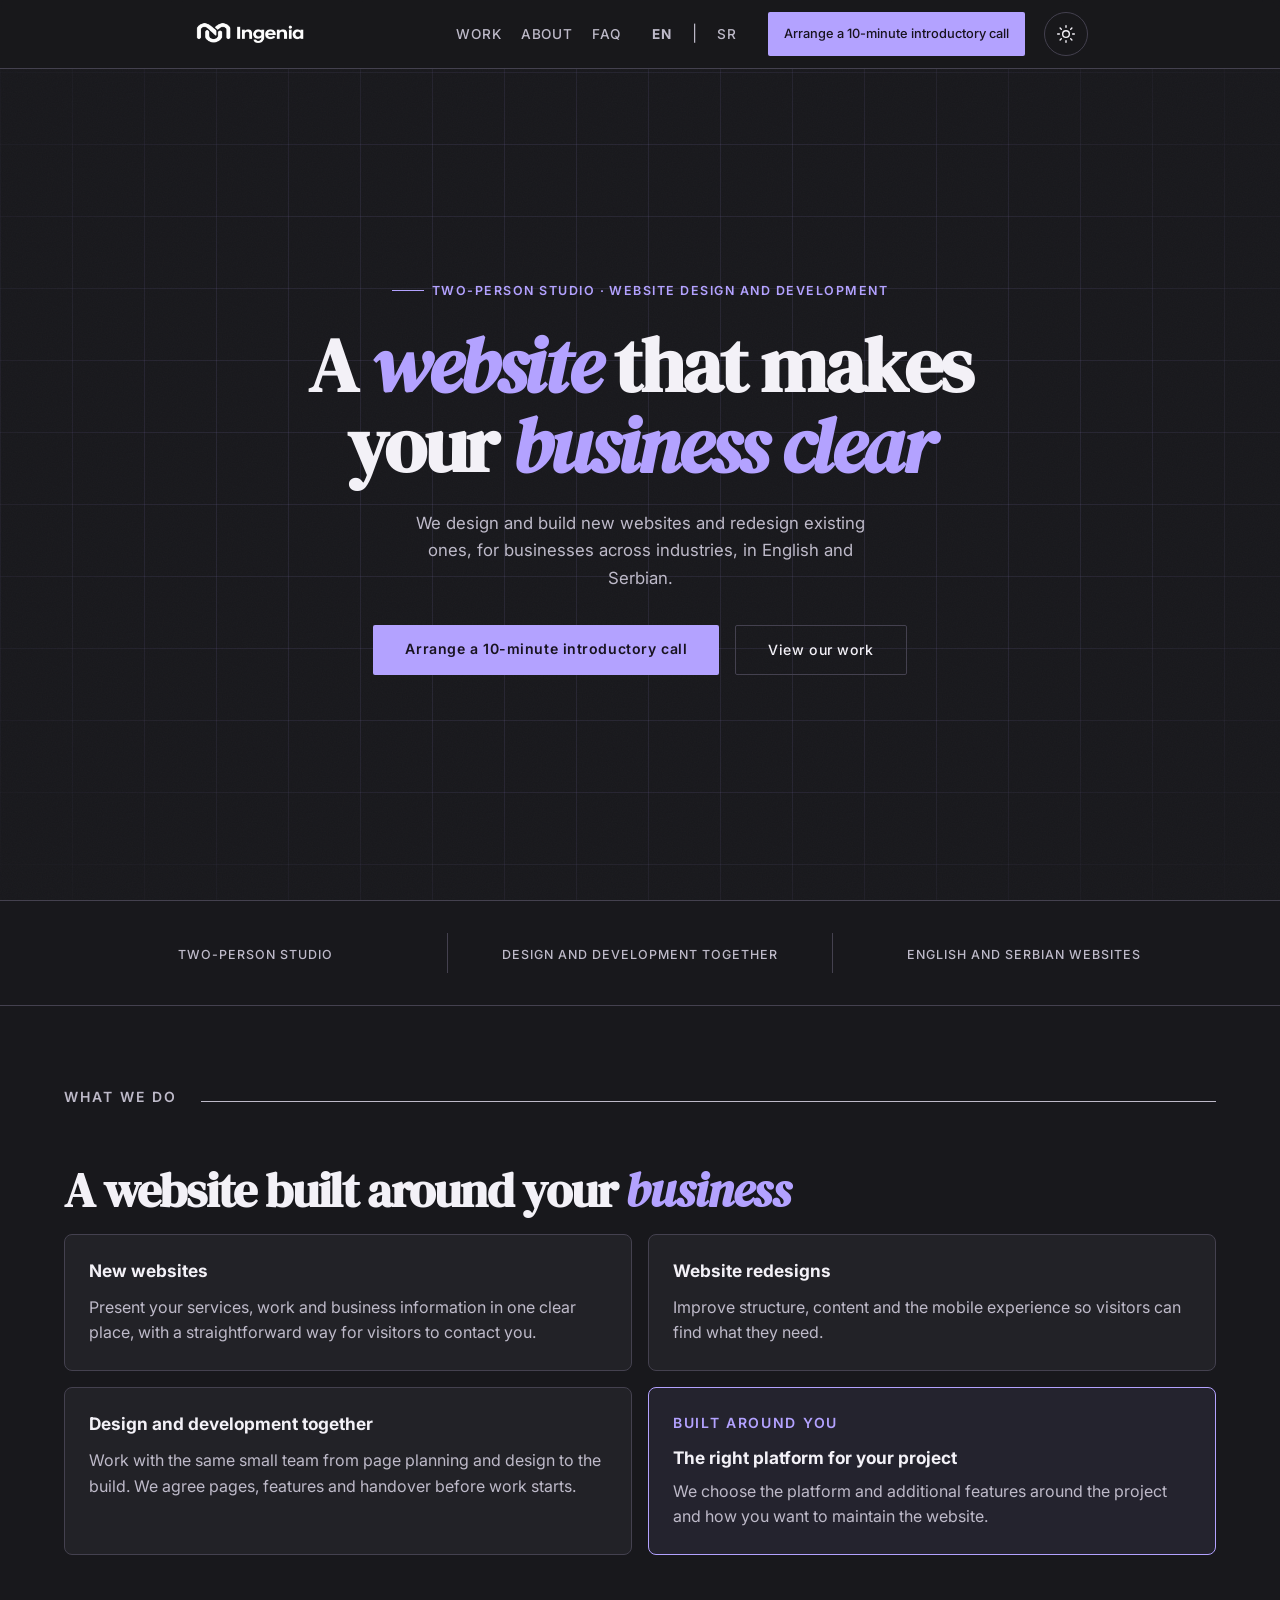
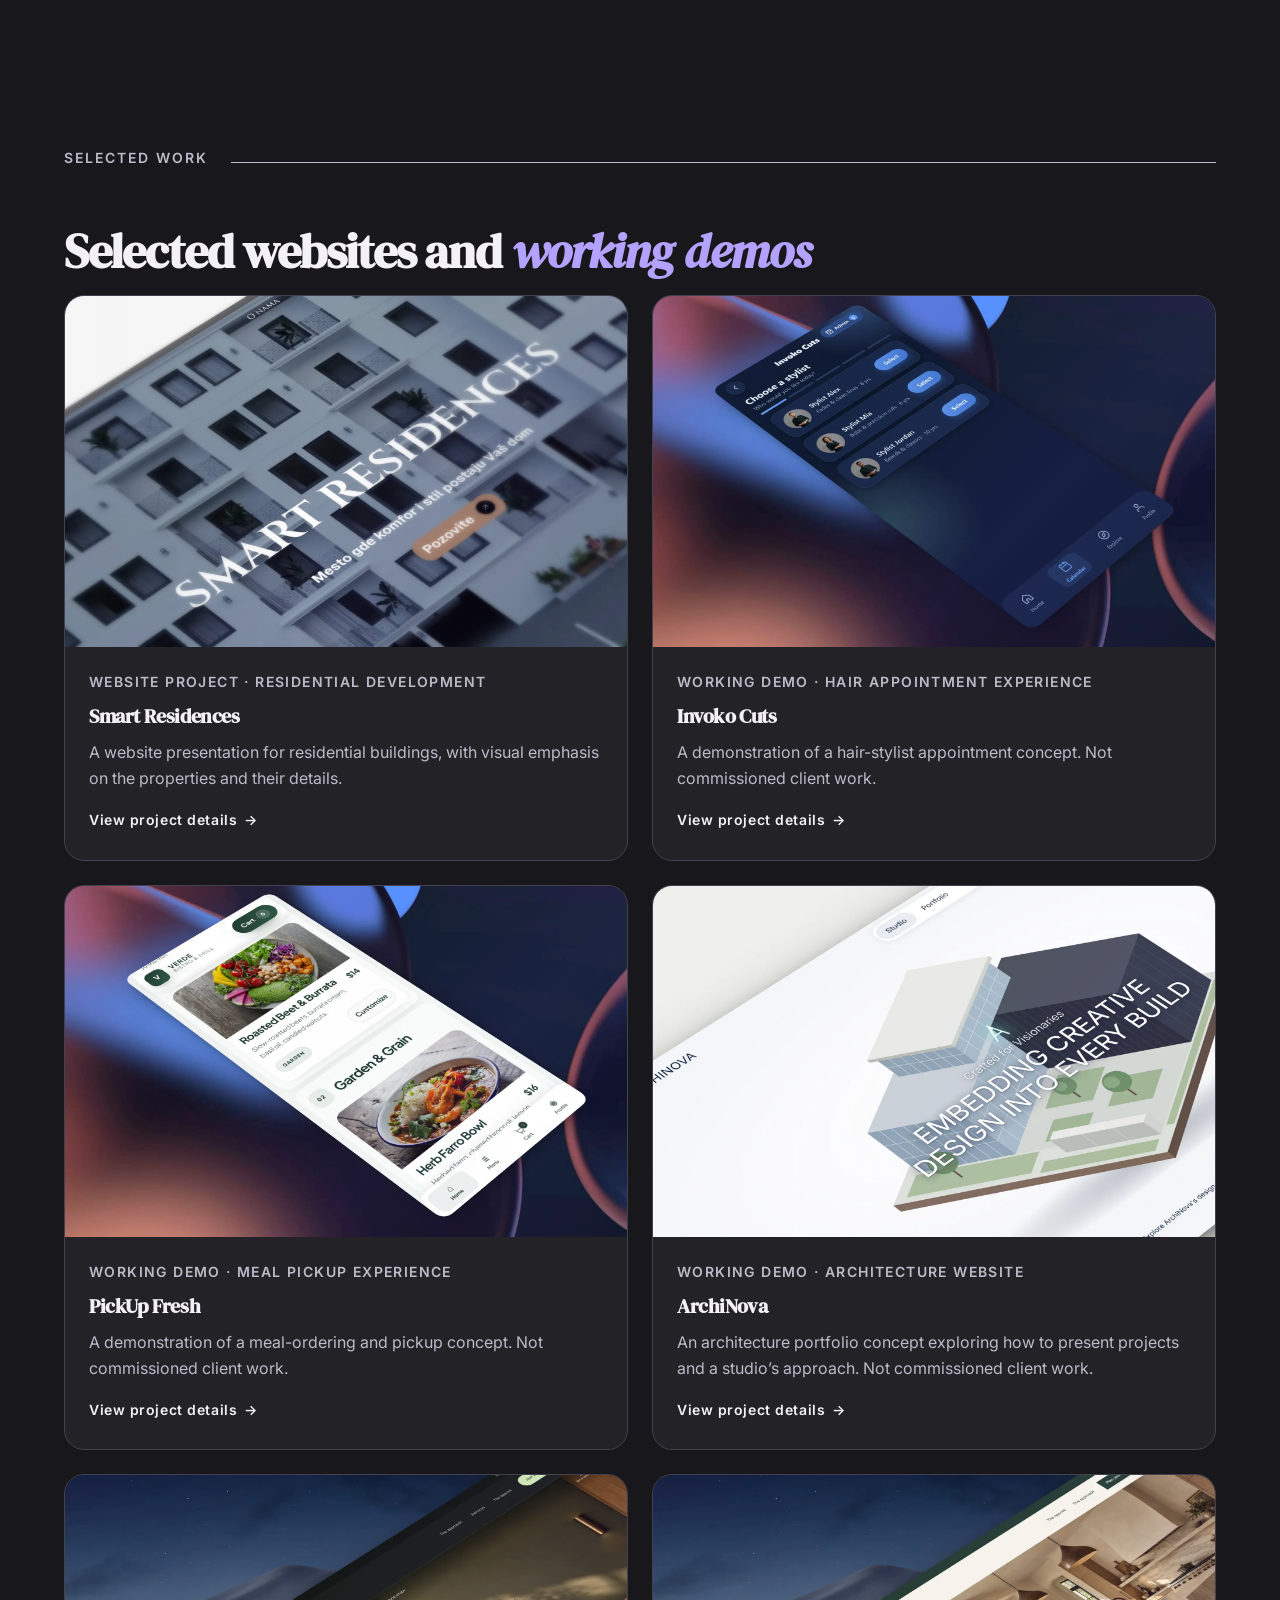
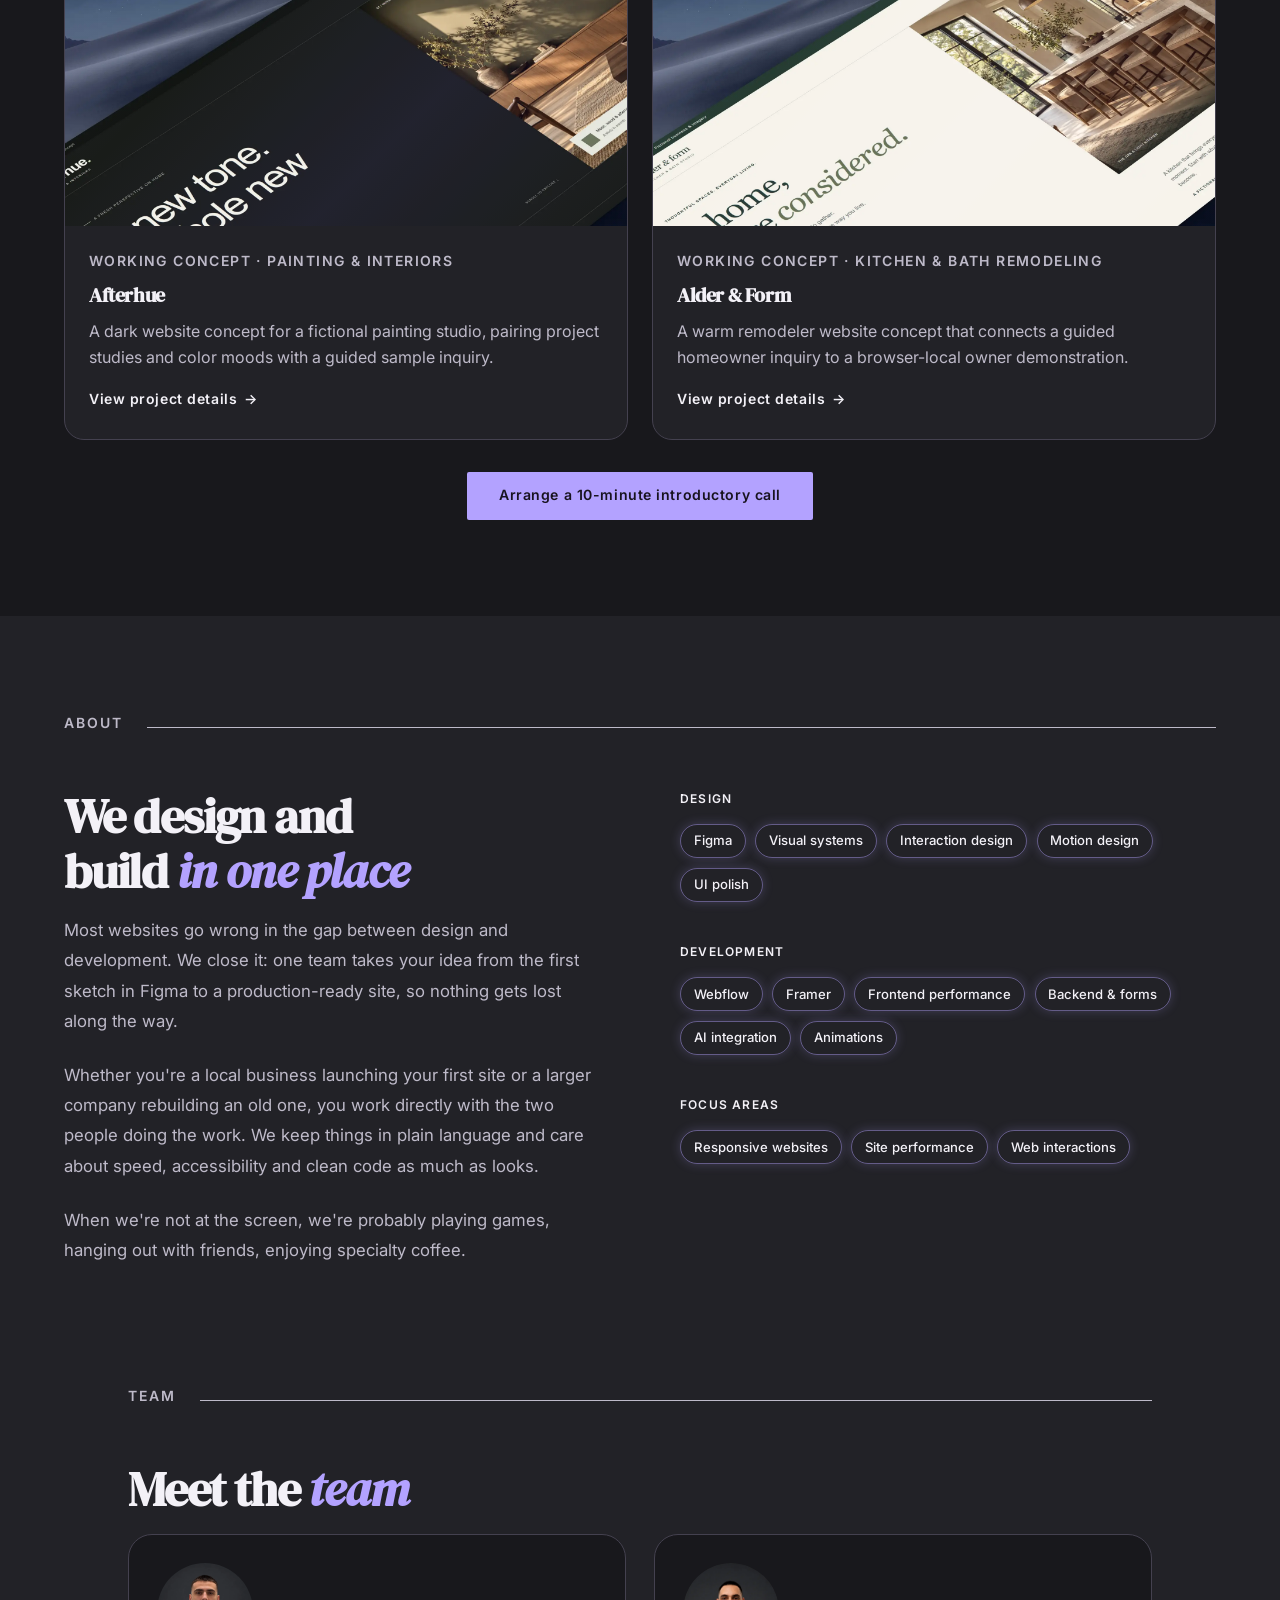
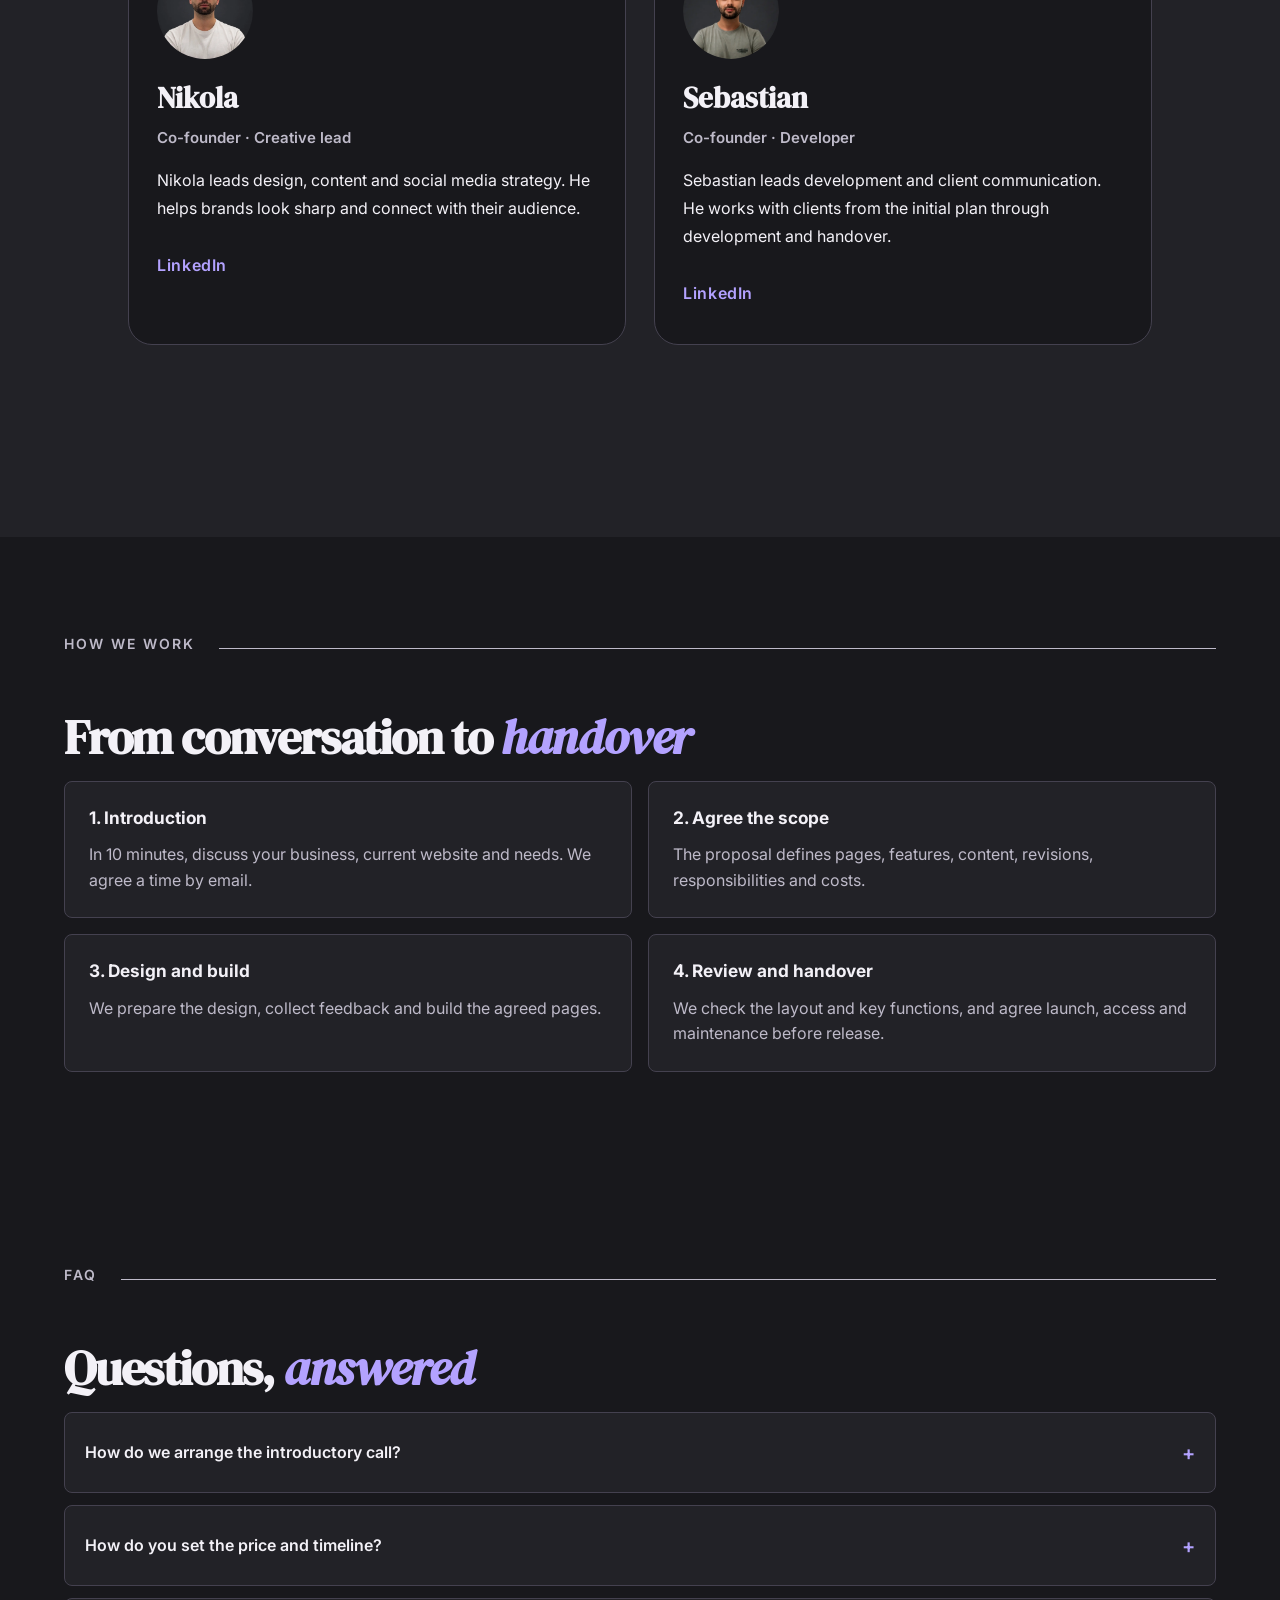
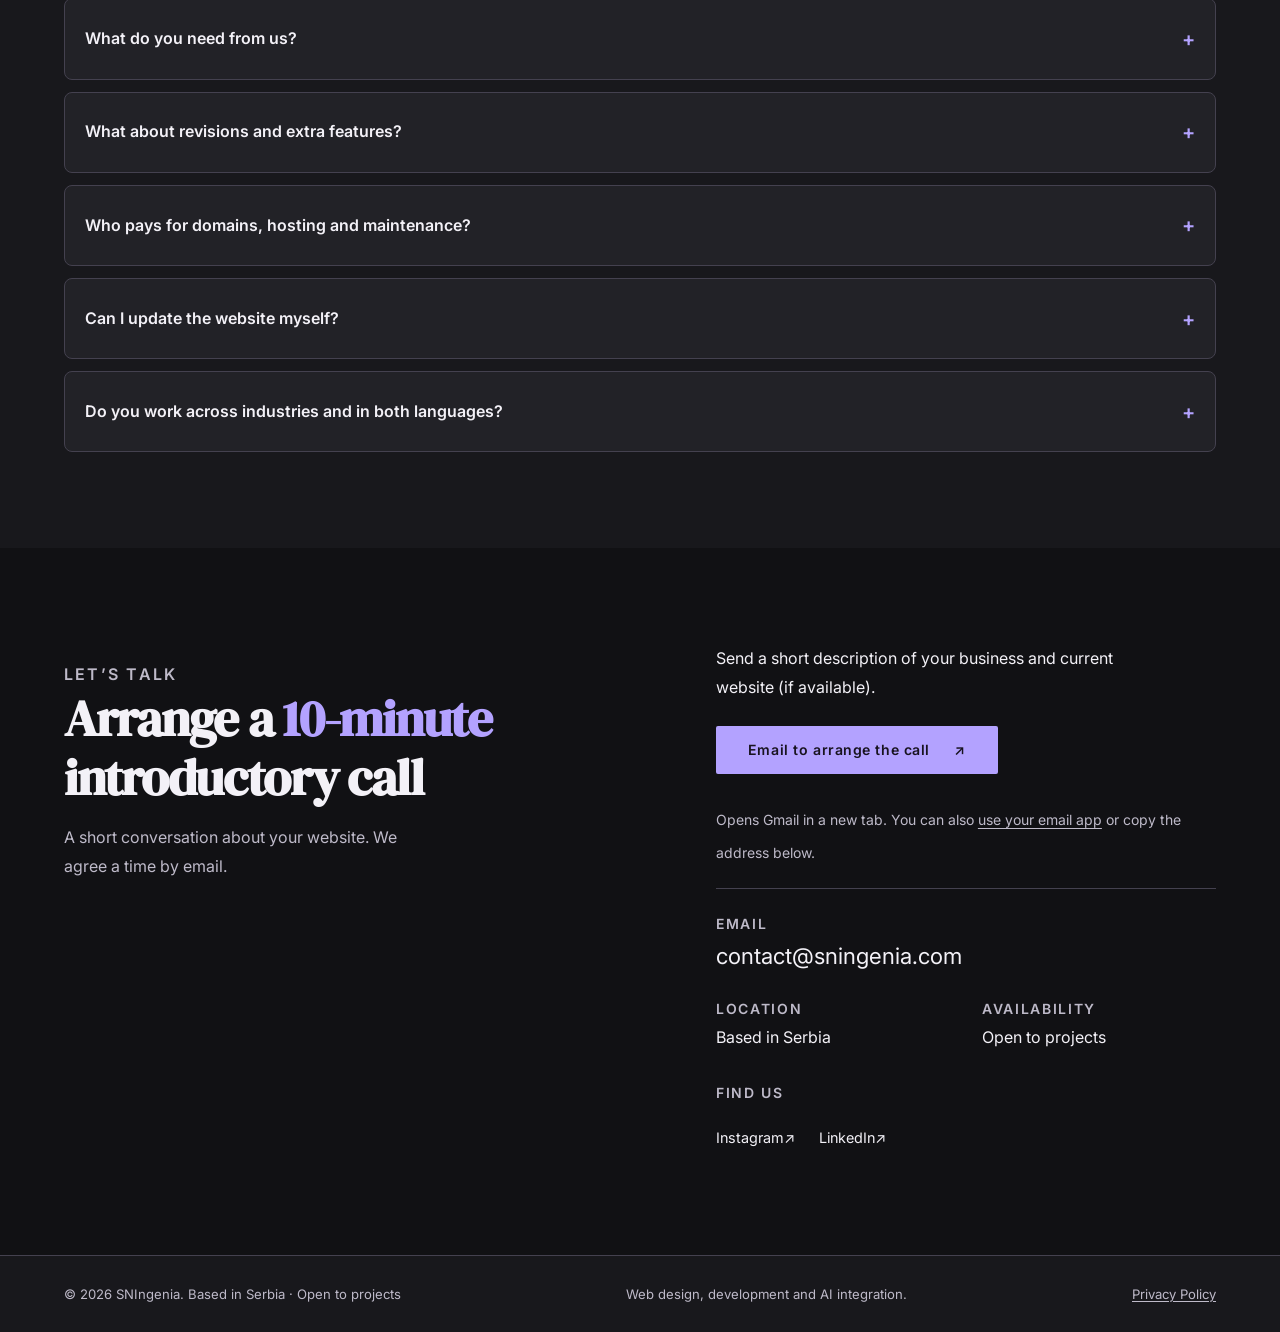
<file: index.html>
<!DOCTYPE html>
<html lang="en" class="landing-page">
<head>
<meta charset="UTF-8">
<meta name="color-scheme" content="dark light">
<meta name="theme-color" content="#18181C">
<script src="theme.js"></script>
<meta name="viewport" content="width=device-width, initial-scale=1.0">
<link rel="icon" type="image/png" sizes="96x96" href="images/img/favicon.png">
<link rel="apple-touch-icon" sizes="180x180" href="apple-touch-icon.png">
<title>SNIngenia | Web Design &amp; Development Studio in Serbia</title>
<meta name="description" content="SNIngenia designs and builds new websites and redesigns existing ones, in English and Serbian. Arrange a 10-minute introductory call by email.">
<link rel="canonical" href="https://www.sningenia.com/">
<link rel="alternate" hreflang="en" href="https://www.sningenia.com/">
<link rel="alternate" hreflang="sr" href="https://www.sningenia.com/sr/">
<link rel="alternate" hreflang="x-default" href="https://www.sningenia.com/">
<meta property="og:type" content="website">
<meta property="og:locale" content="en_US">
<meta property="og:title" content="SNIngenia | Web Design &amp; Development Studio in Serbia">
<meta property="og:description" content="New websites and website redesigns, in English and Serbian. Arrange a 10-minute introductory call by email.">
<meta property="og:url" content="https://www.sningenia.com/">
<meta property="og:image" content="https://www.sningenia.com/images/thumbnail1.webp">
<meta name="twitter:card" content="summary_large_image">
<meta name="twitter:title" content="SNIngenia | Web Design &amp; Development Studio in Serbia">
<meta name="twitter:description" content="New websites and website redesigns, in English and Serbian. Arrange a 10-minute introductory call by email.">
<meta name="twitter:image" content="https://www.sningenia.com/images/thumbnail1.webp">
<link rel="preconnect" href="https://fonts.googleapis.com">
<link rel="preconnect" href="https://fonts.gstatic.com" crossorigin>
<link href="https://fonts.googleapis.com/css2?family=DM+Serif+Display:ital@0;1&family=Inter:wght@400;500;600&display=swap" rel="stylesheet">
<link rel="stylesheet" href="styles.css">
<script type="application/ld+json">
{
  "@context": "https://schema.org",
  "@type": "ProfessionalService",
  "name": "SNIngenia",
  "url": "https://www.sningenia.com/",
  "areaServed": "Serbia",
  "email": "contact@sningenia.com",
  "sameAs": ["https://www.instagram.com/sningenia/"]
}
</script>
</head>
<body class="landing-page">
<a class="skip-link" href="#main">Skip to content</a>

<!-- NAV -->
<nav aria-label="Main navigation">
  <a class="nav-logo" href="#home" aria-label="SNIngenia home">
    <img src="images/logo-header.webp" alt="SNIngenia" width="1536" height="326" />
  </a>

  <ul class="nav-links">
    <li><a href="#work">Work</a></li>
    <li><a href="#about">About</a></li>

    <li><a href="#faq">FAQ</a></li>
    <li class="language-switcher"><a href="./index.html" lang="en" aria-current="page">EN</a><span aria-hidden="true">|</span><a href="sr/index.html" lang="sr">SR</a></li>
    <li><a class="btn-primary nav-cta" href="#contact" data-cta="nav-desktop">Arrange a 10-minute introductory call</a></li>
  </ul>
  <div class="nav-actions">
<button class="theme-toggle" type="button" data-theme-toggle aria-label="Switch to light mode" title="Switch to light mode">
  <svg class="theme-icon-sun" viewBox="0 0 24 24" fill="none" stroke="currentColor" stroke-width="1.7" stroke-linecap="round" aria-hidden="true" focusable="false"><circle cx="12" cy="12" r="4"/><path d="M12 2v2m0 16v2M2 12h2m16 0h2M4.93 4.93l1.42 1.42m11.3 11.3 1.42 1.42M4.93 19.07l1.42-1.42m11.3-11.3 1.42-1.42"/></svg>
  <svg class="theme-icon-moon" viewBox="0 0 24 24" fill="none" stroke="currentColor" stroke-width="1.7" stroke-linecap="round" stroke-linejoin="round" aria-hidden="true" focusable="false"><path d="M20.9 13.1A9 9 0 0 1 10.9 3.1 9 9 0 1 0 20.9 13.1Z"/></svg>
</button>
  <button class="nav-toggle" type="button" aria-label="Toggle navigation" aria-controls="mobileNav" aria-expanded="false">
    <span></span>
    <span></span>
    <span></span>
  </button>
  </div>
</nav>
<div class="mobile-nav" id="mobileNav" aria-hidden="true" inert>
  <button class="mobile-nav-close" type="button" aria-label="Close menu">×</button>
  <ul class="mobile-nav-links">
    <li><a href="#work">Work</a></li>
    <li><a href="#about">About</a></li>

    <li><a href="#faq">FAQ</a></li>
    <li class="language-switcher"><a href="./index.html" lang="en" aria-current="page">EN</a><span aria-hidden="true">|</span><a href="sr/index.html" lang="sr">SR</a></li>
    <li><a class="btn-primary" href="#contact" data-cta="nav-mobile">Arrange a 10-minute introductory call</a></li>
  </ul>
</div>

<div class="mobile-cta" id="mobileCta" aria-hidden="true" inert>
  <a class="btn-primary" href="#contact" data-cta="sticky">Arrange a 10-minute introductory call</a>
</div>

<div class="fallback-navigation"><nav class="fallback-nav" aria-label="Navigation without JavaScript"><a href="#work">Work</a><a href="#about">About</a><a href="#faq">FAQ</a><a href="#contact">Contact</a><a href="sr/" lang="sr">SR</a></nav></div>
<main id="main">
<!-- HERO -->
<div class="hero" id="home">
  <div class="hero-text">
    <p class="hero-eyebrow">Two-person studio · Website design and development</p>
    <h1>A <em>website</em> that makes your <em>business clear</em></h1>
    <p class="hero-bio">We design and build new websites and redesign existing ones, for businesses across industries, in English and Serbian.</p>
    <div class="hero-actions">
      <a href="#contact" class="btn-primary" data-cta="hero">Arrange a 10-minute introductory call</a>
      <a href="#work" class="btn-ghost">View our work</a>
    </div>
  </div>
</div>

<!-- STATS -->
<div class="stats-strip">
<div class="stats-inner">
<div class="stat">
<p class="stat-label">Two-person studio</p></div>
<div class="stat">
<p class="stat-label">Design and development together</p></div>
<div class="stat">
<p class="stat-label">English and Serbian websites</p></div></div></div>


<!-- WHO WE HELP -->
<section id="who-we-help" class="help-section">
<div class="section-header">
<p class="section-label">WHAT WE DO</p>
<div class="section-rule"></div></div>
<h2>A website built around your <em>business</em></h2>
<div class="help-grid">
<article class="help-card">
<h3>New websites</h3>
<p>Present your services, work and business information in one clear place, with a straightforward way for visitors to contact you.</p></article>
<article class="help-card">
<h3>Website redesigns</h3>
<p>Improve structure, content and the mobile experience so visitors can find what they need.</p></article>
<article class="help-card">
<h3>Design and development together</h3>
<p>Work with the same small team from page planning and design to the build. We agree pages, features and handover before work starts.</p></article><article class="help-card help-platform"><span class="platform-note-label">BUILT AROUND YOU</span><h3>The right platform for your project</h3><p>We choose the platform and additional features around the project and how you want to maintain the website.</p></article>
</div>
</section>

<!-- WORK -->
<section id="work">
<div class="section-header">
<p class="section-label">SELECTED WORK</p>
<div class="section-rule"></div></div>
<h2>Selected websites and <em>working demos</em></h2>
<div class="work-grid">
<article class="work-card project-card" data-demo="false" data-status="Website project · Residential development" data-challenge="Present residential buildings and property information in a clear visual layout." data-solution="Property imagery and building details lead the page, with a restrained visual hierarchy." data-result="A presentation of the visual approach; no measured business results are reported here." data-image="images/case1.webp">
<div class="card-thumb">
<div class="card-thumb-inner"><img src="images/thumbnail1.webp" alt="Smart Residences — interface preview" width="640" height="400" loading="lazy"></div></div>
<div class="card-body"><span class="card-tag">Website project · Residential development</span><h3 class="card-title">Smart Residences</h3>
<p class="card-desc">A website presentation for residential buildings, with visual emphasis on the properties and their details.</p>
<button type="button" class="card-open" aria-haspopup="dialog" aria-controls="projectModal" aria-label="View project details: Smart Residences"><span>View project details</span><span class="card-open-arrow" aria-hidden="true">→</span></button></div></article>
<article class="work-card project-card" data-demo="true" data-status="Working demo · Hair appointment experience" data-challenge="Explore a possible hair-stylist selection and appointment experience." data-solution="The screen puts stylist selection and a clear next action at the centre of the experience." data-result="This example demonstrates a possible experience; it does not report customer adoption or business results." data-image="images/case3.webp">
<div class="card-thumb">
<div class="card-thumb-inner"><img src="images/thumbnail3.webp" alt="Invoko Cuts — interface preview" width="640" height="400" loading="lazy"></div></div>
<div class="card-body"><span class="card-tag">Working demo · Hair appointment experience</span><h3 class="card-title">Invoko Cuts</h3>
<p class="card-desc">A demonstration of a hair-stylist appointment concept. Not commissioned client work.</p>
<button type="button" class="card-open" aria-haspopup="dialog" aria-controls="projectModal" aria-label="View project details: Invoko Cuts"><span>View project details</span><span class="card-open-arrow" aria-hidden="true">→</span></button></div></article>
<article class="work-card project-card" data-demo="true" data-status="Working demo · Meal pickup experience" data-challenge="Explore a possible meal-selection and pickup experience." data-solution="Food photography and a clear menu layout help explain the ordering concept." data-result="This example demonstrates a possible experience; it does not report customer adoption or business results." data-image="images/case2.webp">
<div class="card-thumb">
<div class="card-thumb-inner"><img src="images/thumbnail2.webp" alt="PickUp Fresh — interface preview" width="640" height="400" loading="lazy"></div></div>
<div class="card-body"><span class="card-tag">Working demo · Meal pickup experience</span><h3 class="card-title">PickUp Fresh</h3>
<p class="card-desc">A demonstration of a meal-ordering and pickup concept. Not commissioned client work.</p>
<button type="button" class="card-open" aria-haspopup="dialog" aria-controls="projectModal" aria-label="View project details: PickUp Fresh"><span>View project details</span><span class="card-open-arrow" aria-hidden="true">→</span></button></div></article>
<article class="work-card project-card" data-demo="true" data-status="Working demo · Architecture website" data-challenge="Explore how an architecture studio could introduce its work and approach." data-solution="An architectural illustration, bold typography and spacious layout frame the portfolio concept." data-result="This example demonstrates a possible experience; it does not report customer adoption or business results." data-image="images/case4.webp">
<div class="card-thumb">
<div class="card-thumb-inner"><img src="images/thumbnail4.webp" alt="ArchiNova — interface preview" width="640" height="400" loading="lazy"></div></div>
<div class="card-body"><span class="card-tag">Working demo · Architecture website</span><h3 class="card-title">ArchiNova</h3>
<p class="card-desc">An architecture portfolio concept exploring how to present projects and a studio’s approach. Not commissioned client work.</p>
<button type="button" class="card-open" aria-haspopup="dialog" aria-controls="projectModal" aria-label="View project details: ArchiNova"><span>View project details</span><span class="card-open-arrow" aria-hidden="true">→</span></button></div></article>
<article class="work-card project-card" data-demo="true" data-status="Working concept · Painting &amp; interiors" data-challenge="Explore how a painting and interiors studio could present its services and help homeowners describe a project before a first conversation." data-solution="We created Afterhue with charcoal backgrounds, pale-green accents and architectural imagery. Expandable project studies and a color-mood selector lead into a three-step sample inquiry with validation, back navigation and an editable review. The latest sample brief can be saved in the browser and downloaded as text." data-result="A self-initiated working concept, not commissioned client work. The studio and project stories are fictional; interior and exterior images are AI-generated illustrations. Sample data stays in the current browser: no email is sent, no appointment is booked and no business results are claimed." data-image="images/case5.webp">
<div class="card-thumb">
<div class="card-thumb-inner"><img src="images/thumbnail5.webp" alt="Afterhue — dark painting and interiors website concept" width="1920" height="1440" loading="lazy"></div></div>
<div class="card-body"><span class="card-tag">Working concept · Painting &amp; interiors</span><h3 class="card-title">Afterhue</h3>
<p class="card-desc">A dark website concept for a fictional painting studio, pairing project studies and color moods with a guided sample inquiry.</p>
<button type="button" class="card-open" aria-haspopup="dialog" aria-controls="projectModal" aria-label="View project details: Afterhue"><span>View project details</span><span class="card-open-arrow" aria-hidden="true">→</span></button></div></article>
<article class="work-card project-card" data-demo="true" data-status="Working concept · Kitchen &amp; bath remodeling" data-challenge="Explore how a remodeler website could connect project inspiration with a clearer first inquiry, giving homeowners a way to explain their priorities and owners useful context for a conversation." data-solution="We created Alder &amp; Form with warm cream and olive tones, spacious typography and illustrative project stories. A four-step planner collects project type, general location, planning budget, timing and fictional details, with validation and review/edit. Submitted samples appear in a browser-local owner demo with filters, status changes and downloadable summaries." data-result="A self-initiated working concept with a fictional studio, project stories and AI-generated interior imagery. The budget bands are planning inputs, not estimates. Sample inquiries stay in the current browser; no email is sent or consultation booked. The owner view is a public demonstration, not an authenticated inbox. No client results are claimed." data-image="images/case6.webp">
<div class="card-thumb">
<div class="card-thumb-inner"><img src="images/thumbnail6.webp" alt="Alder &amp; Form — kitchen and bathroom remodeling website concept" width="1920" height="1440" loading="lazy"></div></div>
<div class="card-body"><span class="card-tag">Working concept · Kitchen &amp; bath remodeling</span><h3 class="card-title">Alder &amp; Form</h3>
<p class="card-desc">A warm remodeler website concept that connects a guided homeowner inquiry to a browser-local owner demonstration.</p>
<button type="button" class="card-open" aria-haspopup="dialog" aria-controls="projectModal" aria-label="View project details: Alder &amp; Form"><span>View project details</span><span class="card-open-arrow" aria-hidden="true">→</span></button></div></article></div>
<div class="project-cta"><a class="btn-primary" href="#contact" data-cta="work">Arrange a 10-minute introductory call</a></div></section>

<!-- ABOUT / SKILLS -->
<section id="about" class="about-section">
  <div class="about-inner">
    <div class="section-header reveal">
      <p class="section-label">ABOUT</p>
      <div class="section-rule"></div>
    </div>
    <div class="skills-layout">
      <div class="skills-left">
        <h2 class="reveal">We design and build <em>in one place</em></h2>
        <p class="reveal">Most websites go wrong in the gap between design and development. We close it: one team takes your idea from the first sketch in Figma to a production-ready site, so nothing gets lost along the way.</p>
        <p class="reveal">Whether you're a local business launching your first site or a larger company rebuilding an old one, you work directly with the two people doing the work. We keep things in plain language and care about speed, accessibility and clean code as much as looks.</p>
        <p class="reveal">When we're not at the screen, we're probably playing games, hanging out with friends, enjoying specialty coffee.</p>
      </div>
      <div>
        <div class="skill-group reveal">
          <h3 class="skill-group-label">Design</h3>
          <div class="skill-tags">
            <span class="skill-tag">Figma</span>
            <span class="skill-tag">Visual systems</span>
            <span class="skill-tag">Interaction design</span>
            <span class="skill-tag">Motion design</span>
            <span class="skill-tag">UI polish</span>
          </div>
        </div>
        <div class="skill-group reveal">
          <h3 class="skill-group-label">Development</h3>
          <div class="skill-tags">
            <span class="skill-tag">Webflow</span>
            <span class="skill-tag">Framer</span>
            <span class="skill-tag">Frontend performance</span>
            <span class="skill-tag">Backend &amp; forms</span>
            <span class="skill-tag">AI integration</span>
            <span class="skill-tag">Animations</span>
          </div>
        </div>
        <div class="skill-group reveal">
          <h3 class="skill-group-label">Focus areas</h3>
          <div class="skill-tags">
            <span class="skill-tag">Responsive websites</span>
            <span class="skill-tag">Site performance</span>
            <span class="skill-tag">Web interactions</span>
          </div>
        </div>
      </div>
    </div>
  </div>
<div id="team" class="creators-section">
  <div class="creators-inner">
    <div class="section-header reveal">
      <p class="section-label">TEAM</p>
      <div class="section-rule"></div>
    </div>
    <h2 class="reveal">Meet the <em>team</em></h2>
    <div class="creators-grid">
      <article class="creator-card reveal">
        <div class="creator-img"><img src="images/profilepicture2.webp" alt="Portrait of Nikola, co-founder and creative lead" width="1254" height="1254" loading="lazy" /></div>
        <div class="creator-body">
          <h3 class="creator-title">Nikola</h3>
          <p class="creator-role">Co-founder · Creative lead</p>
          <p class="creator-copy">Nikola leads design, content and social media strategy. He helps brands look sharp and connect with their audience.</p>
          <a class="creator-link" href="https://www.linkedin.com/in/nikolakindlajn/" target="_blank" rel="noopener noreferrer" aria-label="Nikola on LinkedIn">LinkedIn</a>
        </div>
      </article>
      <article class="creator-card reveal">
        <div class="creator-img creator-img--padded-source">
          <img src="images/profilepicture1.webp" alt="Portrait of Sebastian, co-founder and developer" width="600" height="600" loading="lazy" />
        </div>
        <div class="creator-body">
          <h3 class="creator-title">Sebastian</h3>
          <p class="creator-role">Co-founder · Developer</p>
          <p class="creator-copy">Sebastian leads development and client communication. He works with clients from the initial plan through development and handover.</p>
          <a class="creator-link" href="https://www.linkedin.com/in/sebastijan-sekosan/" target="_blank" rel="noopener noreferrer" aria-label="Sebastian on LinkedIn">LinkedIn</a>
        </div>
      </article>
    </div>
  </div>
</div></section>

<!-- TEAM -->


<!-- FAQ -->
<section id="process">
<div class="section-header">
<p class="section-label">HOW WE WORK</p>
<div class="section-rule"></div></div>
<h2>From conversation to <em>handover</em></h2>
<div class="help-grid">
<article class="help-card">
<h3>1. Introduction</h3>
<p>In 10 minutes, discuss your business, current website and needs. We agree a time by email.</p></article>
<article class="help-card">
<h3>2. Agree the scope</h3>
<p>The proposal defines pages, features, content, revisions, responsibilities and costs.</p></article>
<article class="help-card">
<h3>3. Design and build</h3>
<p>We prepare the design, collect feedback and build the agreed pages.</p></article>
<article class="help-card">
<h3>4. Review and handover</h3>
<p>We check the layout and key functions, and agree launch, access and maintenance before release.</p></article></div></section>
<section id="faq" class="faq-section">
  <div class="section-header reveal">
    <p class="section-label">FAQ</p>
    <div class="section-rule"></div>
  </div>
  <h2 class="reveal">Questions, <em>answered</em></h2>
  <div class="faq-list">
<details class="faq-item"><summary>How do we arrange the introductory call?</summary><p>Email a short description of your business, website needs and a few suitable times with your timezone. We agree a 10-minute call by reply. The call is confirmed only when both sides agree on a time.</p></details>
<details class="faq-item"><summary>How do you set the price and timeline?</summary><p>We prepare a proposal and schedule after agreeing the scope, content and features. We discuss pricing with you privately.</p></details>
<details class="faq-item"><summary>What do you need from us?</summary><p>Business information, the purpose of the website, your logo and available text and images. We agree who prepares content and who approves each stage.</p></details>
<details class="faq-item"><summary>What about revisions and extra features?</summary><p>The proposal defines the included revisions, pages and features, and how additional work is agreed before work starts.</p></details>
<details class="faq-item"><summary>Who pays for domains, hosting and maintenance?</summary><p>Domains, hosting, subscriptions and maintenance are listed separately in the proposal, with clear responsibilities and costs.</p></details>
<details class="faq-item"><summary>Can I update the website myself?</summary><p>We choose the platform around your editing needs. Access, training and support are agreed before the build.</p></details>
<details class="faq-item"><summary>Do you work across industries and in both languages?</summary><p>Yes. We work with businesses across industries. Your website can be in English, Serbian or both.</p></details></div>
</section>

<!-- CONTACT -->
<section class="contact-band" id="contact">
  <div class="contact-inner">
    <div class="contact-intro">
      <p class="section-label">LET’S TALK</p>
      <h2>Arrange a <em>10-minute</em> introductory call</h2>
      <p>A short conversation about your website. We agree a time by email.</p>
    </div>
    <div class="contact-details">
      <p class="contact-brief">Send a short description of your business and current website (if available).</p>
      <a class="btn-primary contact-email-button" href="https://mail.google.com/mail/?view=cm&amp;fs=1&amp;to=contact%40sningenia.com&amp;su=10-minute%20introductory%20call" target="_blank" rel="noopener noreferrer" data-cta="contact-email">Email to arrange the call <span aria-hidden="true">↗</span><span class="visually-hidden"> (new window)</span></a>
      <p class="contact-email-help">Opens Gmail in a new tab. You can also <a href="mailto:contact@sningenia.com?subject=10-minute%20introductory%20call">use your email app</a> or copy the address below.</p>
      <div class="contact-meta">
        <div class="contact-item contact-email"><span class="contact-item-label">Email</span><a class="contact-address" href="mailto:contact@sningenia.com">contact@sningenia.com</a></div>
        <div class="contact-item"><span class="contact-item-label">Location</span><p>Based in Serbia</p></div>
        <div class="contact-item"><span class="contact-item-label">Availability</span><p>Open to projects</p></div>
      </div>
      <div class="contact-socials"><span class="contact-item-label">Find us</span><div class="social-row">
        <a href="https://www.instagram.com/sningenia/" target="_blank" rel="noopener noreferrer">Instagram <span aria-hidden="true">↗</span></a>
        <a href="https://www.linkedin.com/company/106868611/" target="_blank" rel="noopener noreferrer">LinkedIn <span aria-hidden="true">↗</span></a>
      </div></div>
    </div>
  </div>
</section>
</main>

<!-- PROJECT CASE STUDY MODAL -->
<div class="project-modal" id="projectModal" aria-hidden="true">
  <div class="modal-backdrop" id="modalBackdrop"></div>
  <div class="modal-panel" role="dialog" aria-modal="true" aria-labelledby="modalTitle">
    <button class="modal-close" id="modalClose" type="button" aria-label="Close project details">×</button>
    <div class="modal-content">
      <div class="modal-meta"><span class="modal-tag"></span><h2 id="modalTitle"></h2>
<p class="modal-subtitle"></p></div>
      <div class="modal-visual"><img id="modalImage" src="images/case1.webp" alt="" width="1200" height="800" loading="lazy"></div>
      <div class="modal-copy">
<div class="modal-block">
<h3>Purpose</h3>
<p></p></div>
<div class="modal-block">
<h3>Visual approach</h3>
<p></p></div></div>
      <div class="modal-result">
<h3>About this preview</h3>
<p></p></div>
      <a class="btn-primary modal-call" href="#contact" data-cta="project-dialog">Arrange a 10-minute introductory call</a>
    </div>
  </div>
</div>

<!-- FOOTER -->
<footer>
  <p>© 2026 SNIngenia. Based in Serbia · Open to projects</p>
  <p>Web design, development and AI integration.</p>
  <p><a class="footer-link" href="privacy.html">Privacy Policy</a></p>
</footer>
<script src="script.js"></script>

</body>
</html>
</file>
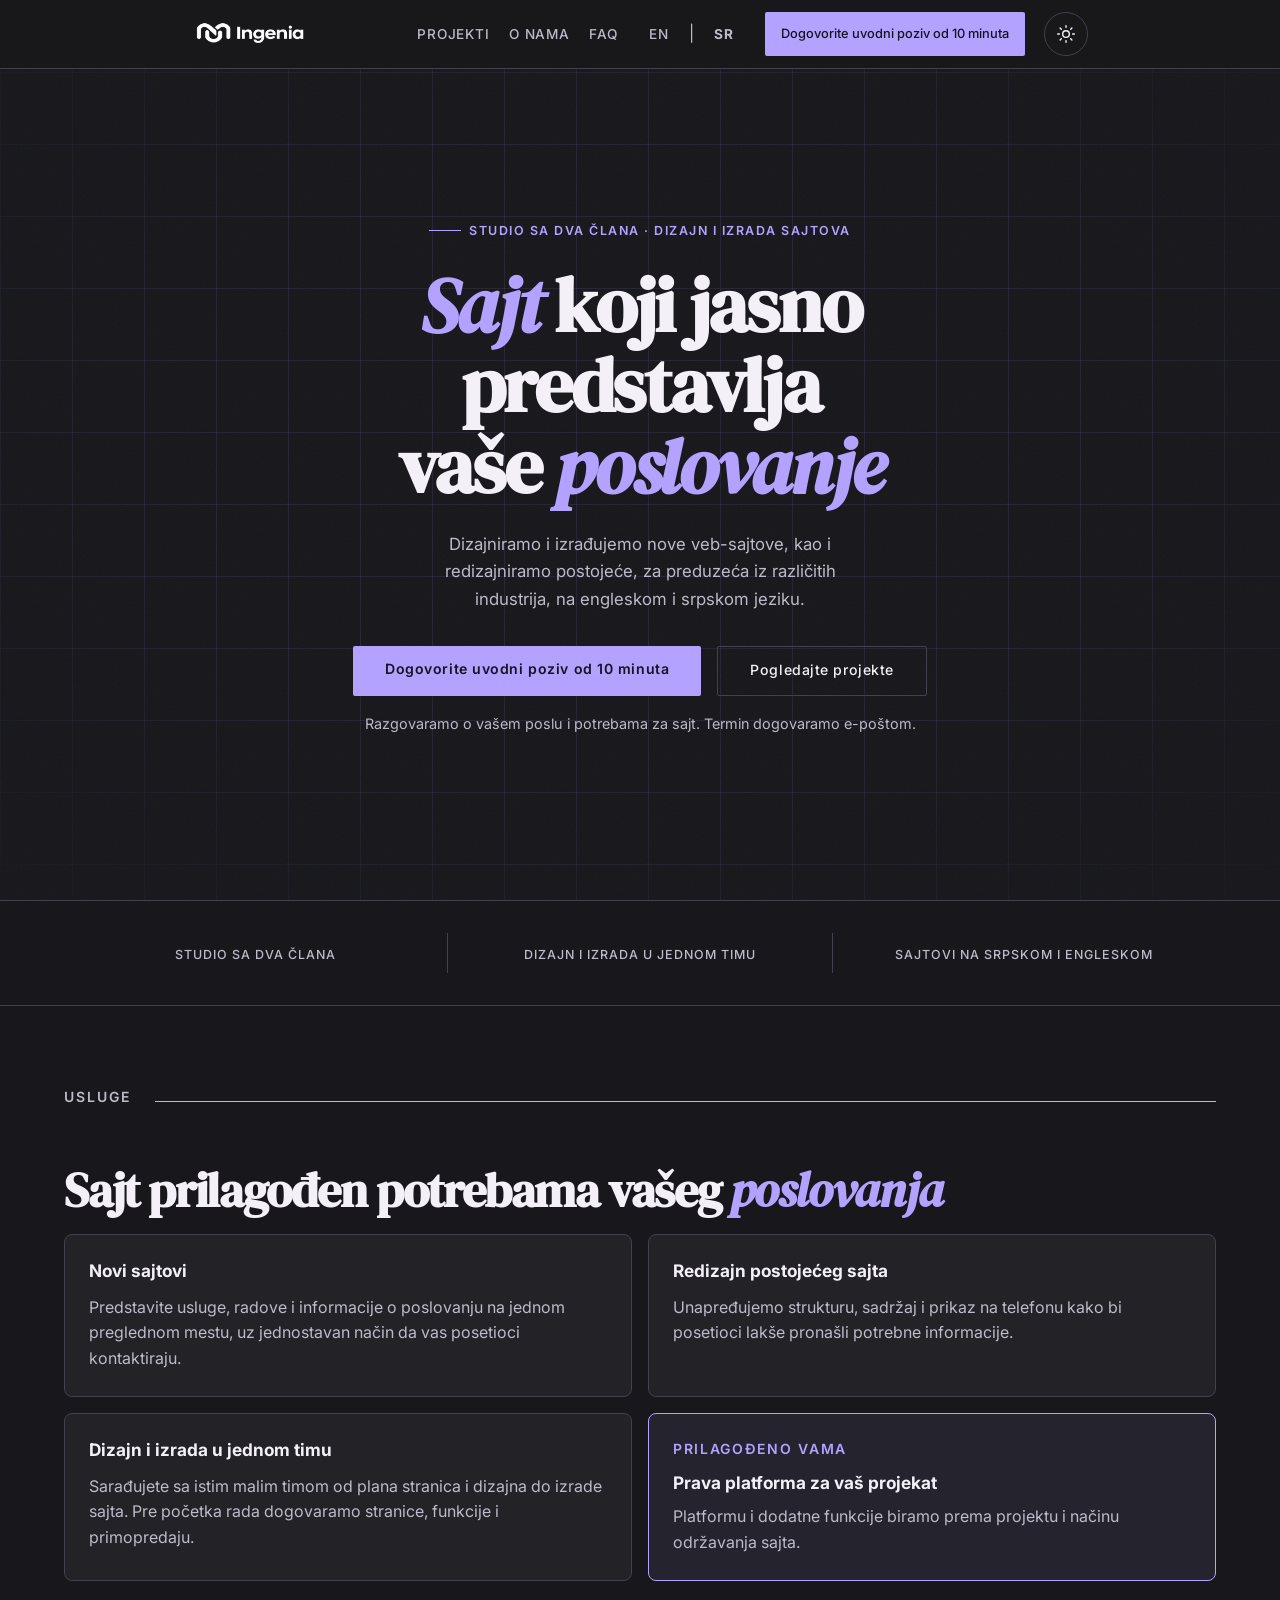
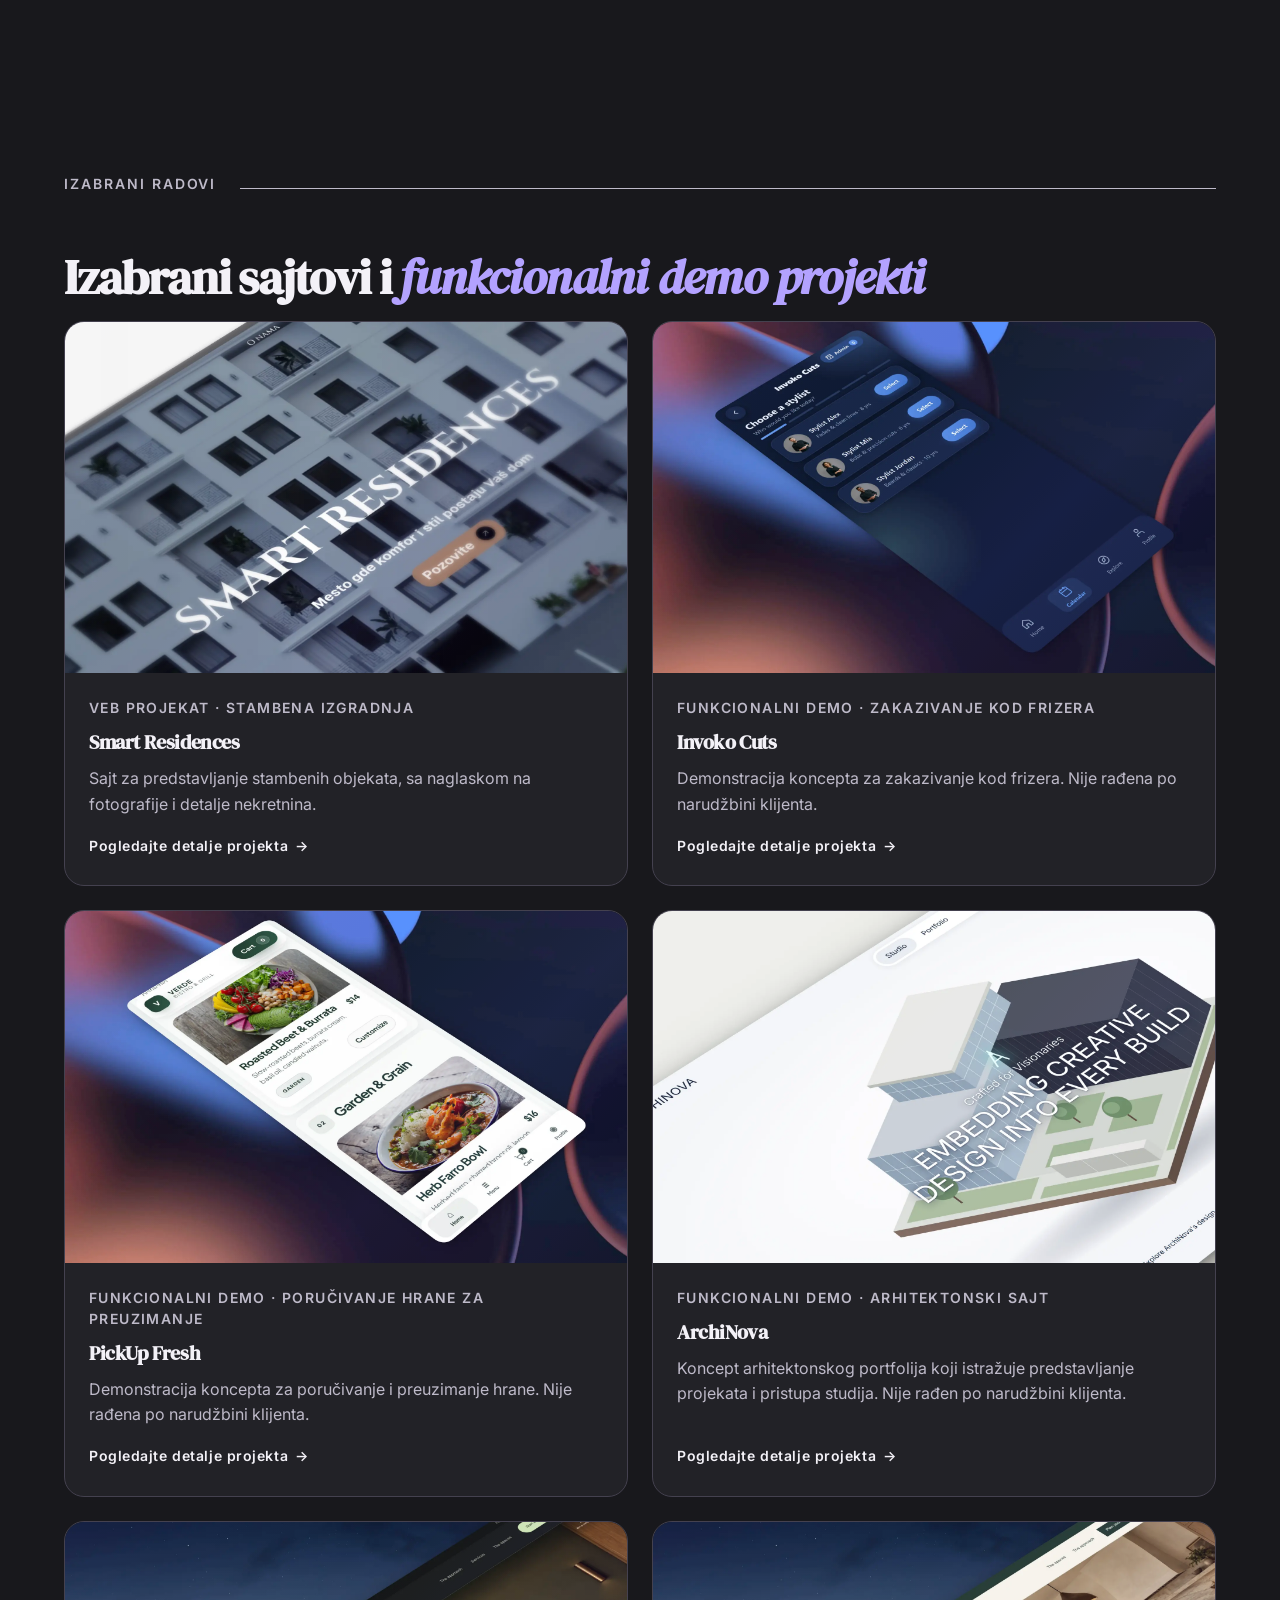
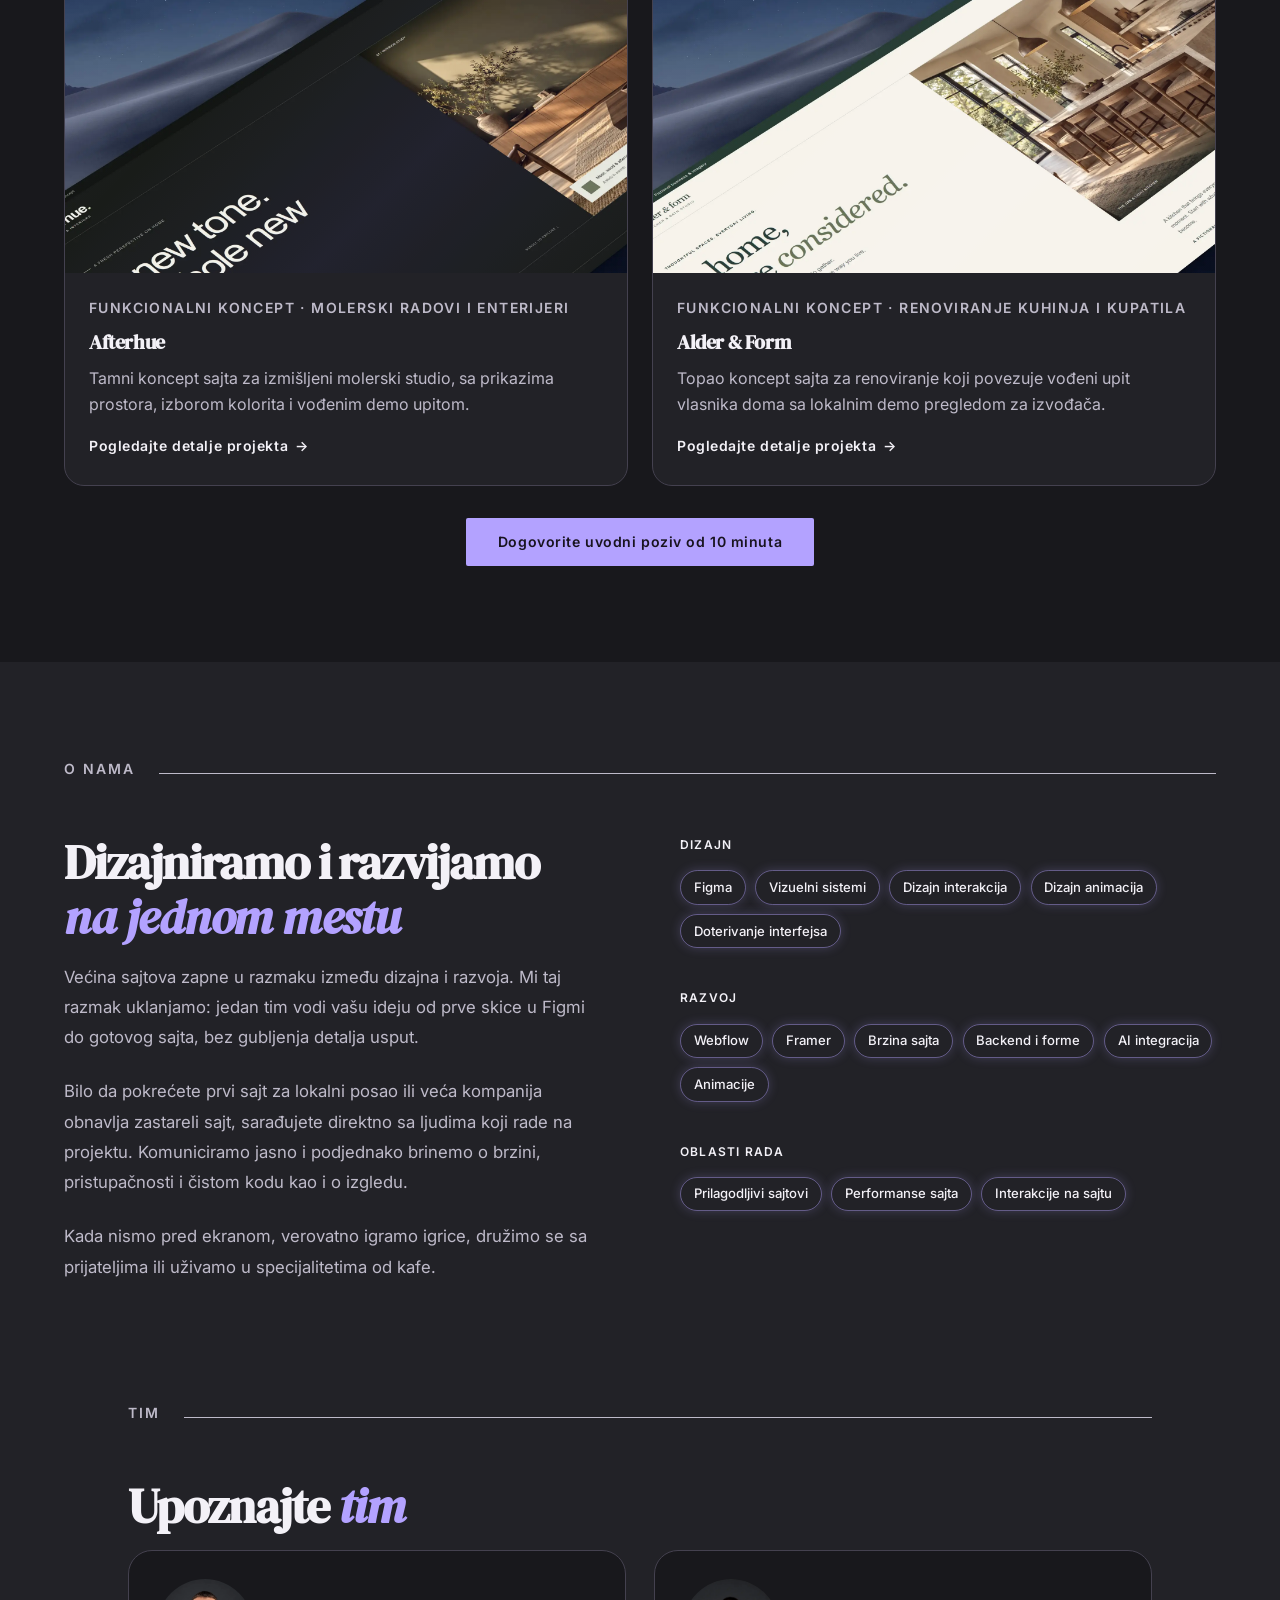
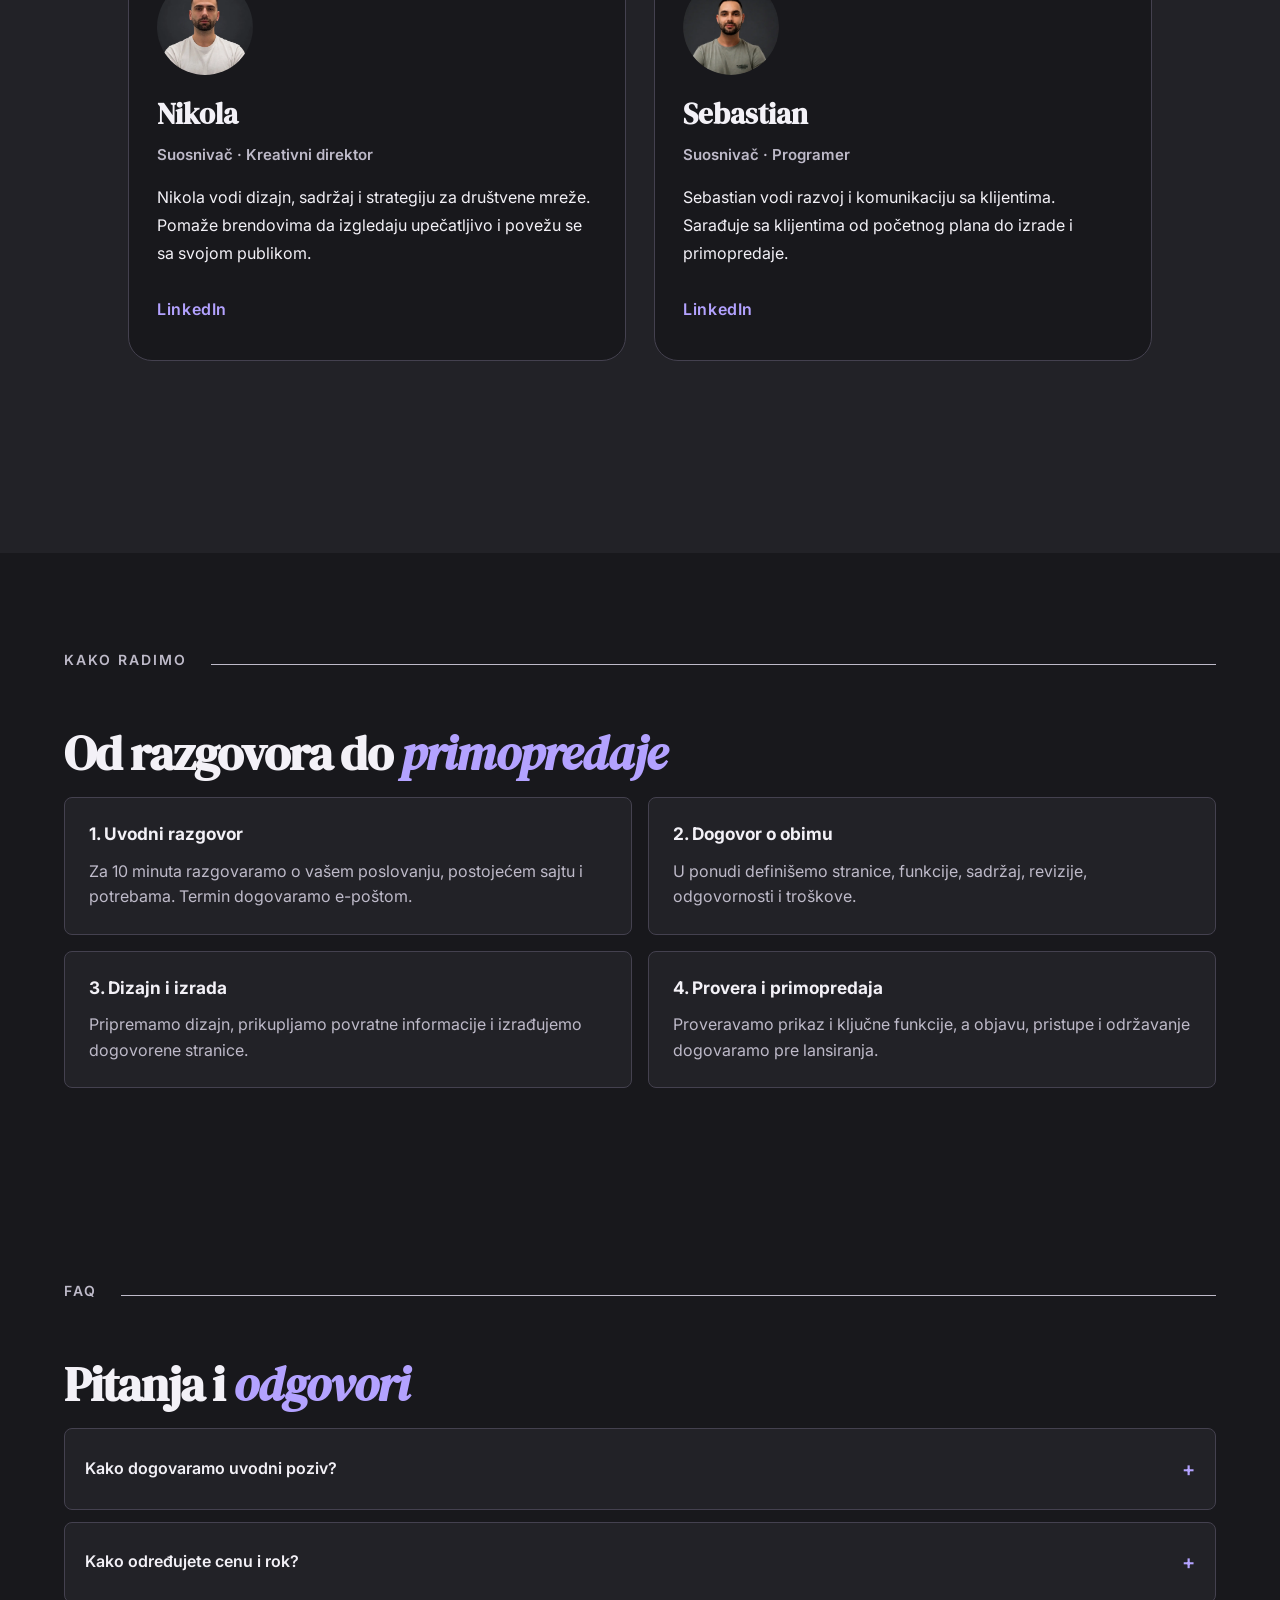
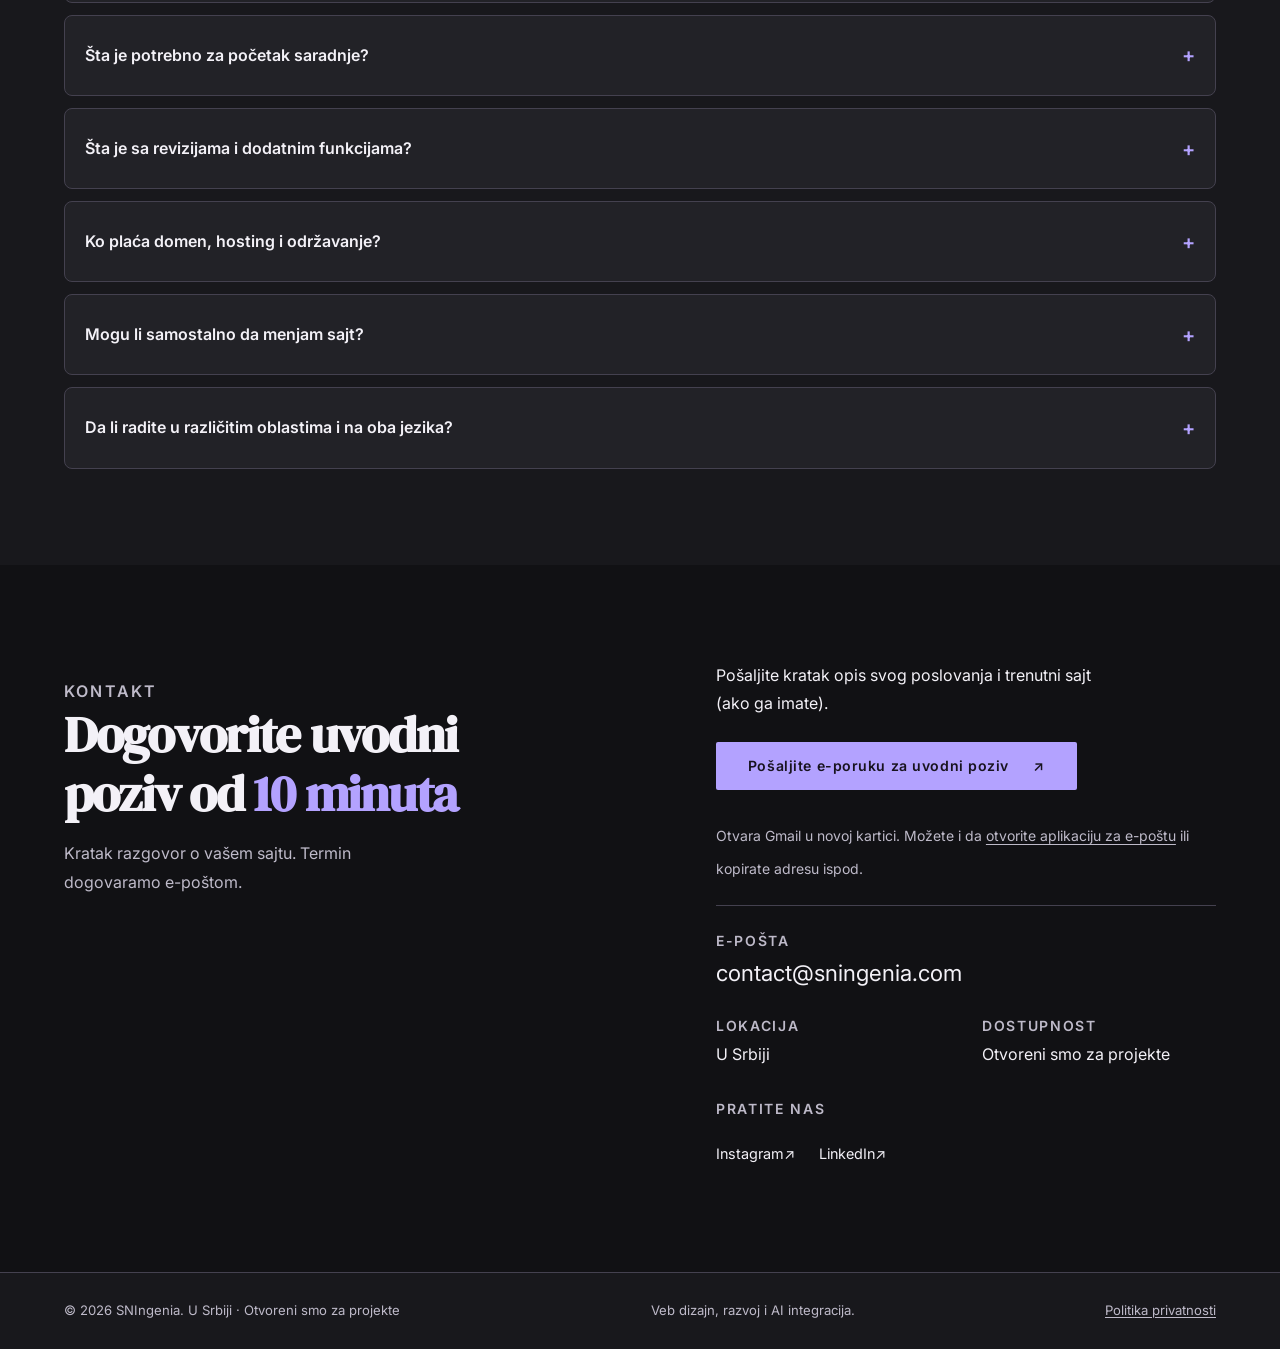
<file: sr/index.html>
<!DOCTYPE html>
<!-- Needs native review before launch. -->
<html lang="sr" class="landing-page">
<head>
<meta charset="UTF-8">
<meta name="color-scheme" content="dark light">
<meta name="theme-color" content="#18181C">
<script src="../theme.js"></script>
<meta name="viewport" content="width=device-width, initial-scale=1.0">
<link rel="icon" type="image/png" sizes="96x96" href="../images/img/favicon.png">
<link rel="apple-touch-icon" sizes="180x180" href="../apple-touch-icon.png">
<title>SNIngenia | Veb dizajn i izrada sajtova u Srbiji</title>
<meta name="description" content="SNIngenia — dizajn i izrada novih sajtova i redizajn postojećih, na srpskom i engleskom. Dogovorite uvodni poziv od 10 minuta e-poštom.">
<link rel="canonical" href="https://www.sningenia.com/sr/">
<link rel="alternate" hreflang="en" href="https://www.sningenia.com/">
<link rel="alternate" hreflang="sr" href="https://www.sningenia.com/sr/">
<link rel="alternate" hreflang="x-default" href="https://www.sningenia.com/">
<meta property="og:type" content="website">
<meta property="og:locale" content="sr_RS">
<meta property="og:title" content="SNIngenia | Veb dizajn i izrada sajtova u Srbiji">
<meta property="og:description" content="Novi sajtovi i redizajn postojećih, na srpskom i engleskom. Dogovorite uvodni poziv od 10 minuta e-poštom.">
<meta property="og:url" content="https://www.sningenia.com/sr/">
<meta property="og:image" content="https://www.sningenia.com/images/thumbnail1.webp">
<meta name="twitter:card" content="summary_large_image">
<meta name="twitter:title" content="SNIngenia | Veb dizajn i izrada sajtova u Srbiji">
<meta name="twitter:description" content="Novi sajtovi i redizajn postojećih, na srpskom i engleskom. Dogovorite uvodni poziv od 10 minuta e-poštom.">
<meta name="twitter:image" content="https://www.sningenia.com/images/thumbnail1.webp">
<link rel="preconnect" href="https://fonts.googleapis.com">
<link rel="preconnect" href="https://fonts.gstatic.com" crossorigin>
<link href="https://fonts.googleapis.com/css2?family=DM+Serif+Display:ital@0;1&family=Inter:wght@400;500;600&display=swap" rel="stylesheet">
<link rel="stylesheet" href="../styles.css">
<script type="application/ld+json">
{
  "@context": "https://schema.org",
  "@type": "ProfessionalService",
  "name": "SNIngenia",
  "url": "https://www.sningenia.com/sr/",
  "areaServed": "Serbia",
  "email": "contact@sningenia.com",
  "sameAs": ["https://www.instagram.com/sningenia/"]
}
</script>
</head>
<body class="landing-page">
<a class="skip-link" href="#main">Пређи на садржај</a>

<nav aria-label="Glavna navigacija">
  <a class="nav-logo" href="#home" aria-label="SNIngenia početna strana">
    <img src="../images/logo-header.webp" alt="SNIngenia" width="1536" height="326">
  </a>

  <ul class="nav-links">
    <li><a href="#work">Projekti</a></li>
    <li><a href="#about">O nama</a></li>

    <li><a href="#faq">FAQ</a></li>
    <li class="language-switcher"><a href="../index.html" lang="en">EN</a><span aria-hidden="true">|</span><a href="./index.html" lang="sr" aria-current="page">SR</a></li>
    <li><a class="btn-primary nav-cta" href="#contact" data-cta="nav-desktop">Dogovorite uvodni poziv od 10 minuta</a></li>
  </ul>
  <div class="nav-actions">
<button class="theme-toggle" type="button" data-theme-toggle aria-label="Prebaci na svetlu temu" title="Prebaci na svetlu temu">
  <svg class="theme-icon-sun" viewBox="0 0 24 24" fill="none" stroke="currentColor" stroke-width="1.7" stroke-linecap="round" aria-hidden="true" focusable="false"><circle cx="12" cy="12" r="4"/><path d="M12 2v2m0 16v2M2 12h2m16 0h2M4.93 4.93l1.42 1.42m11.3 11.3 1.42 1.42M4.93 19.07l1.42-1.42m11.3-11.3 1.42-1.42"/></svg>
  <svg class="theme-icon-moon" viewBox="0 0 24 24" fill="none" stroke="currentColor" stroke-width="1.7" stroke-linecap="round" stroke-linejoin="round" aria-hidden="true" focusable="false"><path d="M20.9 13.1A9 9 0 0 1 10.9 3.1 9 9 0 1 0 20.9 13.1Z"/></svg>
</button>
  <button class="nav-toggle" type="button" aria-label="Uključi ili isključi navigaciju" aria-controls="mobileNav" aria-expanded="false">
    <span></span><span></span><span></span>
  </button>
  </div>
</nav>
<div class="mobile-nav" id="mobileNav" aria-hidden="true" inert>
  <button class="mobile-nav-close" type="button" aria-label="Zatvori meni">×</button>
  <ul class="mobile-nav-links">
    <li><a href="#work">Projekti</a></li>
    <li><a href="#about">O nama</a></li>

    <li><a href="#faq">FAQ</a></li>
    <li class="language-switcher"><a href="../index.html" lang="en">EN</a><span aria-hidden="true">|</span><a href="./index.html" lang="sr" aria-current="page">SR</a></li>
    <li><a class="btn-primary" href="#contact" data-cta="nav-mobile">Dogovorite uvodni poziv od 10 minuta</a></li>
  </ul>
</div>

<div class="mobile-cta" id="mobileCta" aria-hidden="true" inert><a class="btn-primary" href="#contact" data-cta="sticky">Dogovorite uvodni poziv od 10 minuta</a></div>

<div class="fallback-navigation"><nav class="fallback-nav" aria-label="Navigacija bez JavaScript-a"><a href="#work">Radovi</a><a href="#about">O nama</a><a href="#faq">FAQ</a><a href="#contact">Kontakt</a><a href="../" lang="en">EN</a></nav></div>
<main id="main">
<div class="hero" id="home">
  <div class="hero-text">
    <p class="hero-eyebrow">Studio sa dva člana · Dizajn i izrada sajtova</p>
    <h1><em>Sajt</em> koji jasno predstavlja vaše <em>poslovanje</em></h1>
    <p class="hero-bio">Dizajniramo i izrađujemo nove veb-sajtove, kao i redizajniramo postojeće, za preduzeća iz različitih industrija, na engleskom i srpskom jeziku.</p>
    <div class="hero-actions">
      <a href="#contact" class="btn-primary" data-cta="hero">Dogovorite uvodni poziv od 10 minuta</a>
      <a href="#work" class="btn-ghost">Pogledajte projekte</a>
    </div>
<p class="call-note">Razgovaramo o vašem poslu i potrebama za sajt. Termin dogovaramo e-poštom.</p>
  </div>
</div>

<div class="stats-strip">
<div class="stats-inner">
<div class="stat">
<p class="stat-label">Studio sa dva člana</p></div>
<div class="stat">
<p class="stat-label">Dizajn i izrada u jednom timu</p></div>
<div class="stat">
<p class="stat-label">Sajtovi na srpskom i engleskom</p></div></div></div>


<section id="who-we-help" class="help-section">
<div class="section-header">
<p class="section-label">USLUGE</p>
<div class="section-rule"></div></div>
<h2>Sajt prilagođen potrebama vašeg <em>poslovanja</em></h2>
<div class="help-grid">
<article class="help-card">
<h3>Novi sajtovi</h3>
<p>Predstavite usluge, radove i informacije o poslovanju na jednom preglednom mestu, uz jednostavan način da vas posetioci kontaktiraju.</p></article>
<article class="help-card">
<h3>Redizajn postojećeg sajta</h3>
<p>Unapređujemo strukturu, sadržaj i prikaz na telefonu kako bi posetioci lakše pronašli potrebne informacije.</p></article>
<article class="help-card">
<h3>Dizajn i izrada u jednom timu</h3>
<p>Sarađujete sa istim malim timom od plana stranica i dizajna do izrade sajta. Pre početka rada dogovaramo stranice, funkcije i primopredaju.</p></article><article class="help-card help-platform"><span class="platform-note-label">PRILAGOĐENO VAMA</span><h3>Prava platforma za vaš projekat</h3><p>Platformu i dodatne funkcije biramo prema projektu i načinu održavanja sajta.</p></article>
</div>
</section>

<section id="work">
<div class="section-header">
<p class="section-label">IZABRANI RADOVI</p>
<div class="section-rule"></div></div>
<h2>Izabrani sajtovi i <em>funkcionalni demo projekti</em></h2>
<div class="work-grid">
<article class="work-card project-card" data-demo="false" data-status="Veb projekat · Stambena izgradnja" data-challenge="Predstaviti stambene objekte i informacije o nekretninama u preglednom vizuelnom rasporedu." data-solution="Fotografije objekata i detalji nekretnina su u prvom planu, uz svedenu vizuelnu hijerarhiju." data-result="Prikaz vizuelnog rešenja; ovde nisu navedeni izmereni poslovni rezultati." data-image="../images/case1.webp">
<div class="card-thumb">
<div class="card-thumb-inner"><img src="../images/thumbnail1.webp" alt="Smart Residences — prikaz interfejsa" width="640" height="400" loading="lazy"></div></div>
<div class="card-body"><span class="card-tag">Veb projekat · Stambena izgradnja</span><h3 class="card-title">Smart Residences</h3>
<p class="card-desc">Sajt za predstavljanje stambenih objekata, sa naglaskom na fotografije i detalje nekretnina.</p>
<button type="button" class="card-open" aria-haspopup="dialog" aria-controls="projectModal" aria-label="Pogledajte detalje projekta: Smart Residences"><span>Pogledajte detalje projekta</span><span class="card-open-arrow" aria-hidden="true">→</span></button></div></article>
<article class="work-card project-card" data-demo="true" data-status="Funkcionalni demo · Zakazivanje kod frizera" data-challenge="Istražiti moguće iskustvo izbora frizera i zakazivanja termina." data-solution="Prikaz stavlja izbor frizera i jasan sledeći korak u središte iskustva." data-result="Ovaj primer prikazuje moguće rešenje; ne predstavlja dokaz o broju korisnika niti o poslovnim rezultatima." data-image="../images/case3.webp">
<div class="card-thumb">
<div class="card-thumb-inner"><img src="../images/thumbnail3.webp" alt="Invoko Cuts — prikaz interfejsa" width="640" height="400" loading="lazy"></div></div>
<div class="card-body"><span class="card-tag">Funkcionalni demo · Zakazivanje kod frizera</span><h3 class="card-title">Invoko Cuts</h3>
<p class="card-desc">Demonstracija koncepta za zakazivanje kod frizera. Nije rađena po narudžbini klijenta.</p>
<button type="button" class="card-open" aria-haspopup="dialog" aria-controls="projectModal" aria-label="Pogledajte detalje projekta: Invoko Cuts"><span>Pogledajte detalje projekta</span><span class="card-open-arrow" aria-hidden="true">→</span></button></div></article>
<article class="work-card project-card" data-demo="true" data-status="Funkcionalni demo · Poručivanje hrane za preuzimanje" data-challenge="Istražiti moguće iskustvo izbora obroka i preuzimanja hrane." data-solution="Fotografije hrane i pregledan meni objašnjavaju koncept poručivanja." data-result="Ovaj primer prikazuje moguće rešenje; ne predstavlja dokaz o broju korisnika niti o poslovnim rezultatima." data-image="../images/case2.webp">
<div class="card-thumb">
<div class="card-thumb-inner"><img src="../images/thumbnail2.webp" alt="PickUp Fresh — prikaz interfejsa" width="640" height="400" loading="lazy"></div></div>
<div class="card-body"><span class="card-tag">Funkcionalni demo · Poručivanje hrane za preuzimanje</span><h3 class="card-title">PickUp Fresh</h3>
<p class="card-desc">Demonstracija koncepta za poručivanje i preuzimanje hrane. Nije rađena po narudžbini klijenta.</p>
<button type="button" class="card-open" aria-haspopup="dialog" aria-controls="projectModal" aria-label="Pogledajte detalje projekta: PickUp Fresh"><span>Pogledajte detalje projekta</span><span class="card-open-arrow" aria-hidden="true">→</span></button></div></article>
<article class="work-card project-card" data-demo="true" data-status="Funkcionalni demo · Arhitektonski sajt" data-challenge="Istražiti kako arhitektonski studio može predstaviti radove i svoj pristup." data-solution="Arhitektonska ilustracija, upečatljiva tipografija i prozračan raspored oblikuju koncept portfolija." data-result="Ovaj primer prikazuje moguće rešenje; ne predstavlja dokaz o broju korisnika niti o poslovnim rezultatima." data-image="../images/case4.webp">
<div class="card-thumb">
<div class="card-thumb-inner"><img src="../images/thumbnail4.webp" alt="ArchiNova — prikaz interfejsa" width="640" height="400" loading="lazy"></div></div>
<div class="card-body"><span class="card-tag">Funkcionalni demo · Arhitektonski sajt</span><h3 class="card-title">ArchiNova</h3>
<p class="card-desc">Koncept arhitektonskog portfolija koji istražuje predstavljanje projekata i pristupa studija. Nije rađen po narudžbini klijenta.</p>
<button type="button" class="card-open" aria-haspopup="dialog" aria-controls="projectModal" aria-label="Pogledajte detalje projekta: ArchiNova"><span>Pogledajte detalje projekta</span><span class="card-open-arrow" aria-hidden="true">→</span></button></div></article>
<article class="work-card project-card" data-demo="true" data-status="Funkcionalni koncept · Molerski radovi i enterijeri" data-challenge="Istražiti kako studio za molerske radove i enterijere može predstaviti usluge i pomoći posetiocima da opišu projekat pre prvog razgovora." data-solution="Afterhue spaja tamnu pozadinu, svetlozelene akcente i arhitektonske ilustracije. Detaljni prikazi zamišljenih prostora i izbor kolorita vode do demo upita u tri koraka, sa proverom unosa, povratkom i pregledom koji se može izmeniti. Poslednji primer upita može se sačuvati u pregledaču i preuzeti kao tekst." data-result="Samoinicijativni funkcionalni koncept; nije naručeni klijentski projekat. Studio i primeri projekata su izmišljeni, a ilustracije enterijera i eksterijera generisane su pomoću AI alata. Demo podaci ostaju u trenutnom pregledaču: imejlovi se ne šalju, termini se ne zakazuju i nisu navedeni poslovni rezultati." data-image="../images/case5.webp">
<div class="card-thumb">
<div class="card-thumb-inner"><img src="../images/thumbnail5.webp" alt="Afterhue — tamni koncept sajta za molerske radove i enterijere" width="1920" height="1440" loading="lazy"></div></div>
<div class="card-body"><span class="card-tag">Funkcionalni koncept · Molerski radovi i enterijeri</span><h3 class="card-title">Afterhue</h3>
<p class="card-desc">Tamni koncept sajta za izmišljeni molerski studio, sa prikazima prostora, izborom kolorita i vođenim demo upitom.</p>
<button type="button" class="card-open" aria-haspopup="dialog" aria-controls="projectModal" aria-label="Pogledajte detalje projekta: Afterhue"><span>Pogledajte detalje projekta</span><span class="card-open-arrow" aria-hidden="true">→</span></button></div></article>
<article class="work-card project-card" data-demo="true" data-status="Funkcionalni koncept · Renoviranje kuhinja i kupatila" data-challenge="Istražiti kako sajt za renoviranje može povezati inspiraciju sa jasnijim prvim upitom, tako da vlasnici domova lakše opišu prioritete, a izvođač dobije koristan kontekst za razgovor." data-solution="Alder &amp; Form spaja krem i maslinaste tonove, prozračnu tipografiju i ilustrativne priče o prostorima. Planer u četiri koraka prikuplja tip projekta, okvirnu lokaciju, planirani budžet, vreme i izmišljene detalje, uz proveru unosa i mogućnost izmene pre čuvanja. Primeri upita pojavljuju se u lokalnom demo pregledu za vlasnika, sa filterima, promenom statusa i preuzimanjem sažetka." data-result="Samoinicijativni funkcionalni koncept sa izmišljenim studiom i projektima, uz AI ilustracije enterijera. Budžetski rasponi služe planiranju i nisu procena cene. Primeri upita ostaju u trenutnom pregledaču; imejlovi se ne šalju i konsultacije se ne zakazuju. Pregled za vlasnika je javna demonstracija, bez prijave i zaštite klijentskog sandučeta. Nisu navedeni rezultati klijenata." data-image="../images/case6.webp">
<div class="card-thumb">
<div class="card-thumb-inner"><img src="../images/thumbnail6.webp" alt="Alder &amp; Form — koncept sajta za renoviranje kuhinja i kupatila" width="1920" height="1440" loading="lazy"></div></div>
<div class="card-body"><span class="card-tag">Funkcionalni koncept · Renoviranje kuhinja i kupatila</span><h3 class="card-title">Alder &amp; Form</h3>
<p class="card-desc">Topao koncept sajta za renoviranje koji povezuje vođeni upit vlasnika doma sa lokalnim demo pregledom za izvođača.</p>
<button type="button" class="card-open" aria-haspopup="dialog" aria-controls="projectModal" aria-label="Pogledajte detalje projekta: Alder &amp; Form"><span>Pogledajte detalje projekta</span><span class="card-open-arrow" aria-hidden="true">→</span></button></div></article></div>
<div class="project-cta"><a class="btn-primary" href="#contact" data-cta="work">Dogovorite uvodni poziv od 10 minuta</a></div></section>

<section id="about" class="about-section">
  <div class="about-inner">
    <div class="section-header reveal">
<p class="section-label">O NAMA</p>
<div class="section-rule"></div></div>
    <div class="skills-layout">
      <div class="skills-left">
        <h2 class="reveal">Dizajniramo i razvijamo <em>na jednom mestu</em></h2>
        <p class="reveal">Većina sajtova zapne u razmaku između dizajna i razvoja. Mi taj razmak uklanjamo: jedan tim vodi vašu ideju od prve skice u Figmi do gotovog sajta, bez gubljenja detalja usput.</p>
        <p class="reveal">Bilo da pokrećete prvi sajt za lokalni posao ili veća kompanija obnavlja zastareli sajt, sarađujete direktno sa ljudima koji rade na projektu. Komuniciramo jasno i podjednako brinemo o brzini, pristupačnosti i čistom kodu kao i o izgledu.</p>
        <p class="reveal">Kada nismo pred ekranom, verovatno igramo igrice, družimo se sa prijateljima ili uživamo u specijalitetima od kafe.</p>
      </div>
      <div>
        <div class="skill-group reveal">
<h3 class="skill-group-label">Dizajn</h3>
<div class="skill-tags"><span class="skill-tag">Figma</span><span class="skill-tag">Vizuelni sistemi</span><span class="skill-tag">Dizajn interakcija</span><span class="skill-tag">Dizajn animacija</span><span class="skill-tag">Doterivanje interfejsa</span></div></div>
        <div class="skill-group reveal">
<h3 class="skill-group-label">Razvoj</h3>
<div class="skill-tags"><span class="skill-tag">Webflow</span><span class="skill-tag">Framer</span><span class="skill-tag">Brzina sajta</span><span class="skill-tag">Backend i forme</span><span class="skill-tag">AI integracija</span><span class="skill-tag">Animacije</span></div></div>
        <div class="skill-group reveal">
<h3 class="skill-group-label">Oblasti rada</h3>
<div class="skill-tags"><span class="skill-tag">Prilagodljivi sajtovi</span><span class="skill-tag">Performanse sajta</span><span class="skill-tag">Interakcije na sajtu</span></div></div>
      </div>
    </div>
  </div>
<div id="team" class="creators-section">
  <div class="creators-inner">
    <div class="section-header reveal">
<p class="section-label">TIM</p>
<div class="section-rule"></div></div>
    <h2 class="reveal">Upoznajte <em>tim</em></h2>
    <div class="creators-grid">
      <article class="creator-card reveal">
        <div class="creator-img"><img src="../images/profilepicture2.webp" alt="Fotografija Nikole, suosnivača i kreativnog direktora" width="1254" height="1254" loading="lazy"></div>
        <div class="creator-body">
<h3 class="creator-title">Nikola</h3>
<p class="creator-role">Suosnivač · Kreativni direktor</p>
<p class="creator-copy">Nikola vodi dizajn, sadržaj i strategiju za društvene mreže. Pomaže brendovima da izgledaju upečatljivo i povežu se sa svojom publikom.</p>
<a class="creator-link" href="https://www.linkedin.com/in/nikolakindlajn/" target="_blank" rel="noopener noreferrer" aria-label="Nikola na LinkedIn-u">LinkedIn</a></div>
      </article>
      <article class="creator-card reveal">
        <div class="creator-img creator-img--padded-source"><img src="../images/profilepicture1.webp" alt="Fotografija Sebastijana, suosnivača i programera" width="600" height="600" loading="lazy"></div>
        <div class="creator-body">
<h3 class="creator-title">Sebastian</h3>
<p class="creator-role">Suosnivač · Programer</p>
<p class="creator-copy">Sebastian vodi razvoj i komunikaciju sa klijentima. Sarađuje sa klijentima od početnog plana do izrade i primopredaje.</p>
<a class="creator-link" href="https://www.linkedin.com/in/sebastijan-sekosan/" target="_blank" rel="noopener noreferrer" aria-label="Sebastian na LinkedIn-u">LinkedIn</a></div>
      </article>
    </div>
  </div>
</div></section>



<section id="process">
<div class="section-header">
<p class="section-label">KAKO RADIMO</p>
<div class="section-rule"></div></div>
<h2>Od razgovora do <em>primopredaje</em></h2>
<div class="help-grid">
<article class="help-card">
<h3>1. Uvodni razgovor</h3>
<p>Za 10 minuta razgovaramo o vašem poslovanju, postojećem sajtu i potrebama. Termin dogovaramo e-poštom.</p></article>
<article class="help-card">
<h3>2. Dogovor o obimu</h3>
<p>U ponudi definišemo stranice, funkcije, sadržaj, revizije, odgovornosti i troškove.</p></article>
<article class="help-card">
<h3>3. Dizajn i izrada</h3>
<p>Pripremamo dizajn, prikupljamo povratne informacije i izrađujemo dogovorene stranice.</p></article>
<article class="help-card">
<h3>4. Provera i primopredaja</h3>
<p>Proveravamo prikaz i ključne funkcije, a objavu, pristupe i održavanje dogovaramo pre lansiranja.</p></article></div></section>
<section id="faq" class="faq-section">
  <div class="section-header reveal">
<p class="section-label">FAQ</p>
<div class="section-rule"></div></div>
  <h2 class="reveal">Pitanja i <em>odgovori</em></h2>
  <div class="faq-list">
<details class="faq-item"><summary>Kako dogovaramo uvodni poziv?</summary><p>Pošaljite e-poruku sa kratkim opisom posla, potrebom za sajt i nekoliko termina uz vašu vremensku zonu. Odgovorom dogovaramo poziv od 10 minuta. Poziv je potvrđen tek kada se obe strane slože oko termina.</p></details>
<details class="faq-item"><summary>Kako određujete cenu i rok?</summary><p>Ponudu i rok pripremamo nakon dogovora o obimu, sadržaju i funkcijama. Cenu razmatramo sa vama privatno.</p></details>
<details class="faq-item"><summary>Šta je potrebno za početak saradnje?</summary><p>Osnovne informacije o poslu, cilj sajta, logo i raspoloživi tekstovi i fotografije. Dogovaramo ko priprema sadržaj i ko odobrava svaku fazu.</p></details>
<details class="faq-item"><summary>Šta je sa revizijama i dodatnim funkcijama?</summary><p>Broj revizija, uključene stranice i funkcije i način obračuna dodatnog rada definišemo u ponudi pre početka.</p></details>
<details class="faq-item"><summary>Ko plaća domen, hosting i održavanje?</summary><p>Domen, hosting, pretplate i održavanje navodimo odvojeno u ponudi, sa jasnim odgovornostima i troškovima.</p></details>
<details class="faq-item"><summary>Mogu li samostalno da menjam sajt?</summary><p>Platformu biramo prema potrebama za uređivanje. Pristupe, obuku i podršku dogovaramo pre izrade.</p></details>
<details class="faq-item"><summary>Da li radite u različitim oblastima i na oba jezika?</summary><p>Da. Radimo sa firmama iz različitih oblasti. Sajt može biti na srpskom, engleskom ili oba jezika.</p></details></div>
</section>

<section class="contact-band" id="contact">
  <div class="contact-inner">
    <div class="contact-intro">
      <p class="section-label">KONTAKT</p>
      <h2>Dogovorite uvodni poziv od <em>10 minuta</em></h2>
      <p>Kratak razgovor o vašem sajtu. Termin dogovaramo e-poštom.</p>
    </div>
    <div class="contact-details">
      <p class="contact-brief">Pošaljite kratak opis svog poslovanja i trenutni sajt (ako ga imate).</p>
      <a class="btn-primary contact-email-button" href="https://mail.google.com/mail/?view=cm&amp;fs=1&amp;to=contact%40sningenia.com&amp;su=Uvodni%20poziv%20od%2010%20minuta" target="_blank" rel="noopener noreferrer" data-cta="contact-email">Pošaljite e-poruku za uvodni poziv <span aria-hidden="true">↗</span><span class="visually-hidden"> (novi prozor)</span></a>
      <p class="contact-email-help">Otvara Gmail u novoj kartici. Možete i da <a href="mailto:contact@sningenia.com?subject=Uvodni%20poziv%20od%2010%20minuta">otvorite aplikaciju za e-poštu</a> ili kopirate adresu ispod.</p>
      <div class="contact-meta">
        <div class="contact-item contact-email"><span class="contact-item-label">E-pošta</span><a class="contact-address" href="mailto:contact@sningenia.com">contact@sningenia.com</a></div>
        <div class="contact-item"><span class="contact-item-label">Lokacija</span><p>U Srbiji</p></div>
        <div class="contact-item"><span class="contact-item-label">Dostupnost</span><p>Otvoreni smo za projekte</p></div>
      </div>
      <div class="contact-socials"><span class="contact-item-label">Pratite nas</span><div class="social-row">
        <a href="https://www.instagram.com/sningenia/" target="_blank" rel="noopener noreferrer">Instagram <span aria-hidden="true">↗</span></a>
        <a href="https://www.linkedin.com/company/106868611/" target="_blank" rel="noopener noreferrer">LinkedIn <span aria-hidden="true">↗</span></a>
      </div></div>
    </div>
  </div>
</section>
</main>

<div class="project-modal" id="projectModal" aria-hidden="true">
  <div class="modal-backdrop" id="modalBackdrop"></div>
  <div class="modal-panel" role="dialog" aria-modal="true" aria-labelledby="modalTitle">
    <button class="modal-close" id="modalClose" type="button" aria-label="Zatvori detalje projekta">×</button>
    <div class="modal-content">
      <div class="modal-meta"><span class="modal-tag"></span><h2 id="modalTitle"></h2>
<p class="modal-subtitle"></p></div>
      <div class="modal-visual"><img id="modalImage" src="../images/case1.webp" alt="" width="1200" height="800" loading="lazy"></div>
      <div class="modal-copy">
<div class="modal-block">
<h3>Namena</h3>
<p></p></div>
<div class="modal-block">
<h3>Vizuelni pristup</h3>
<p></p></div></div>
      <div class="modal-result">
<h3>O ovom prikazu</h3>
<p></p></div>
      <a class="btn-primary modal-call" href="#contact" data-cta="project-dialog">Dogovorite uvodni poziv od 10 minuta</a>
    </div>
  </div>
</div>

<footer><p>© 2026 SNIngenia. U Srbiji · Otvoreni smo za projekte</p>
<p>Veb dizajn, razvoj i AI integracija.</p>
<p><a class="footer-link" href="privacy.html">Politika privatnosti</a></p></footer>
<script src="../script.js"></script>
</body>
</html>
</file>
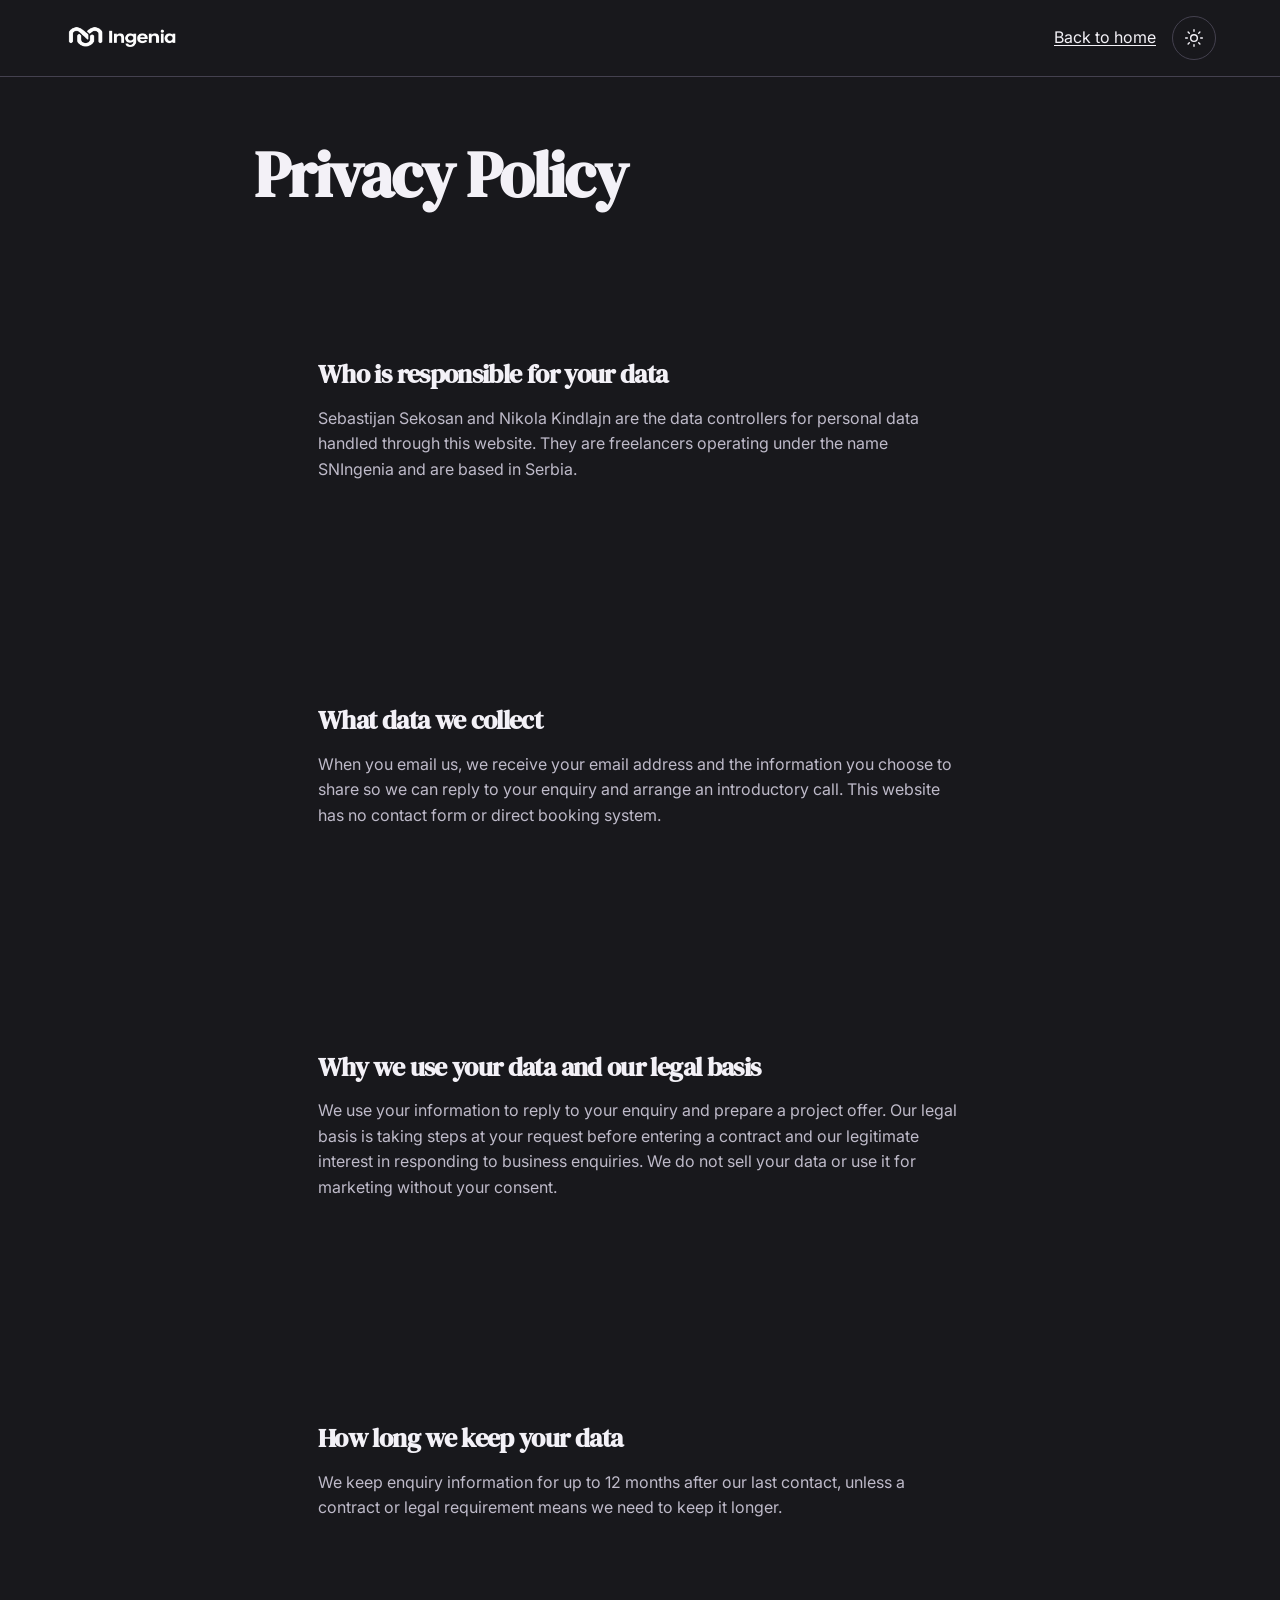
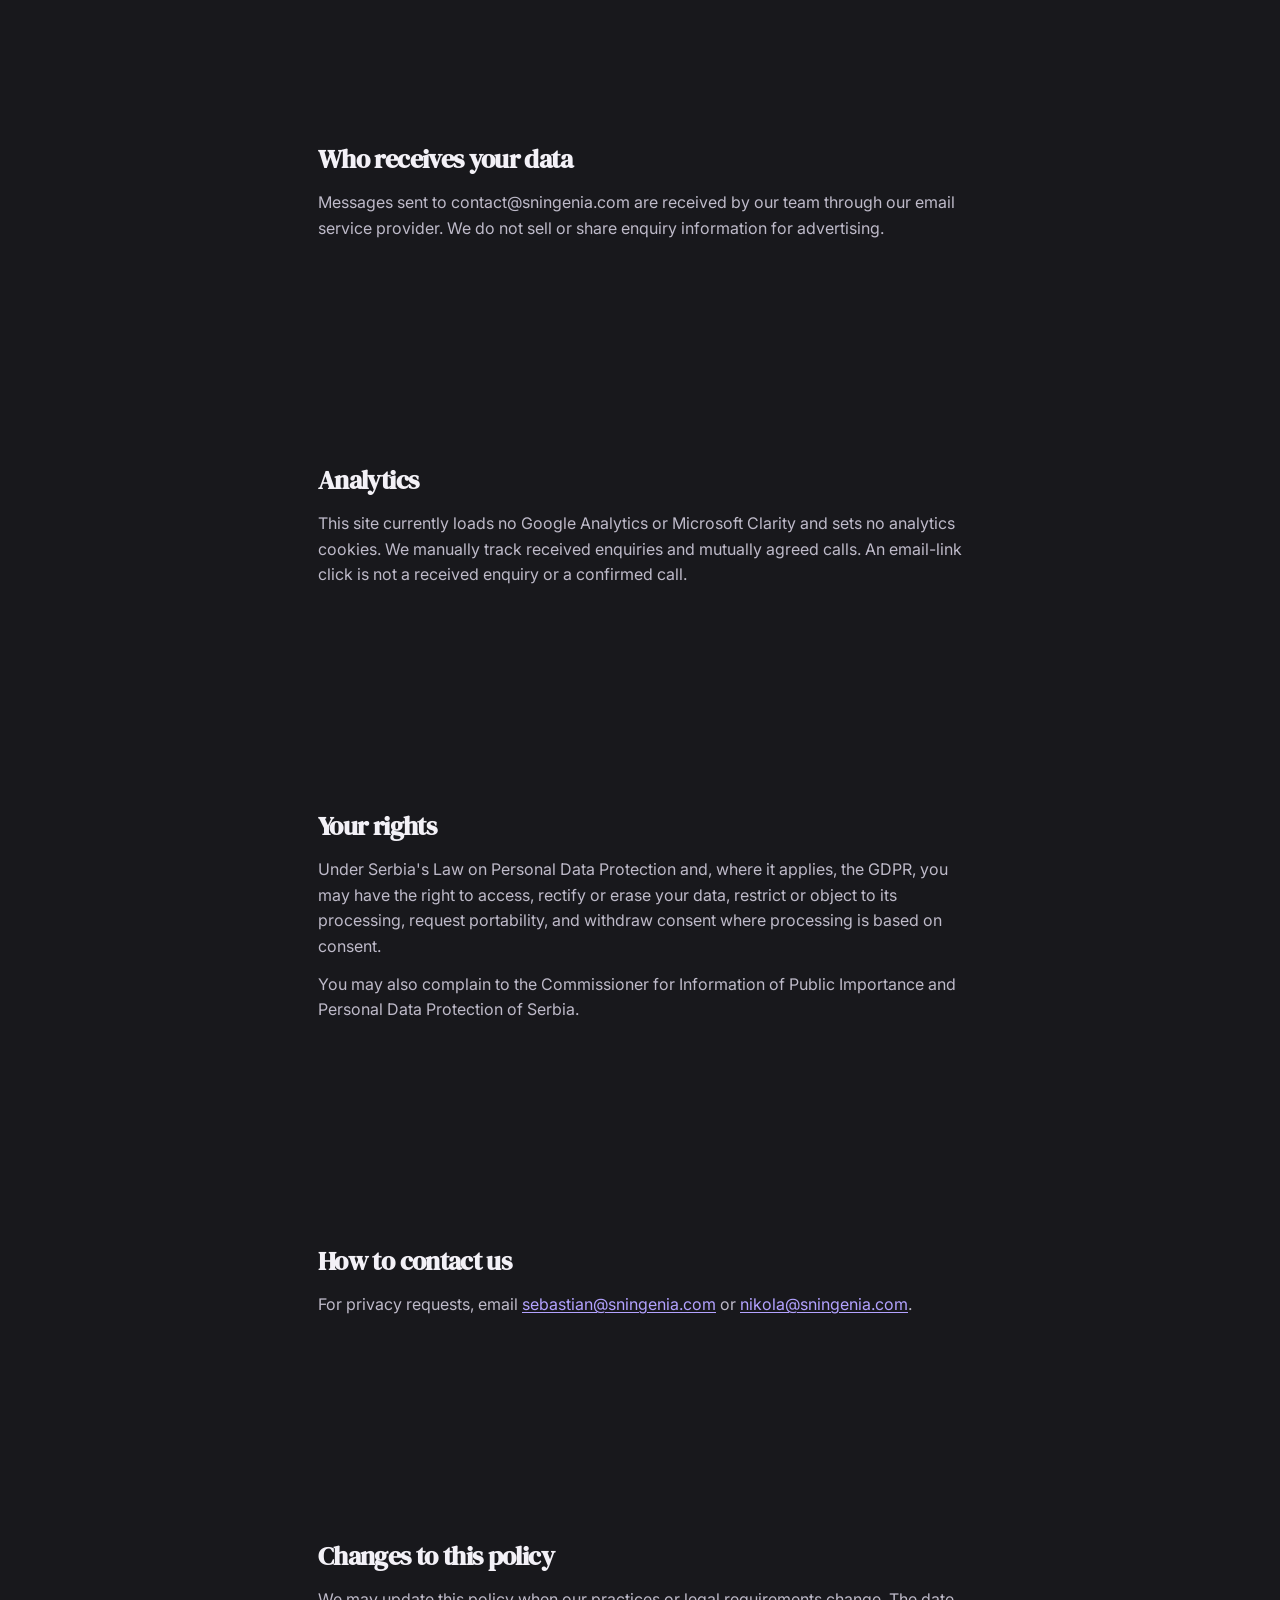
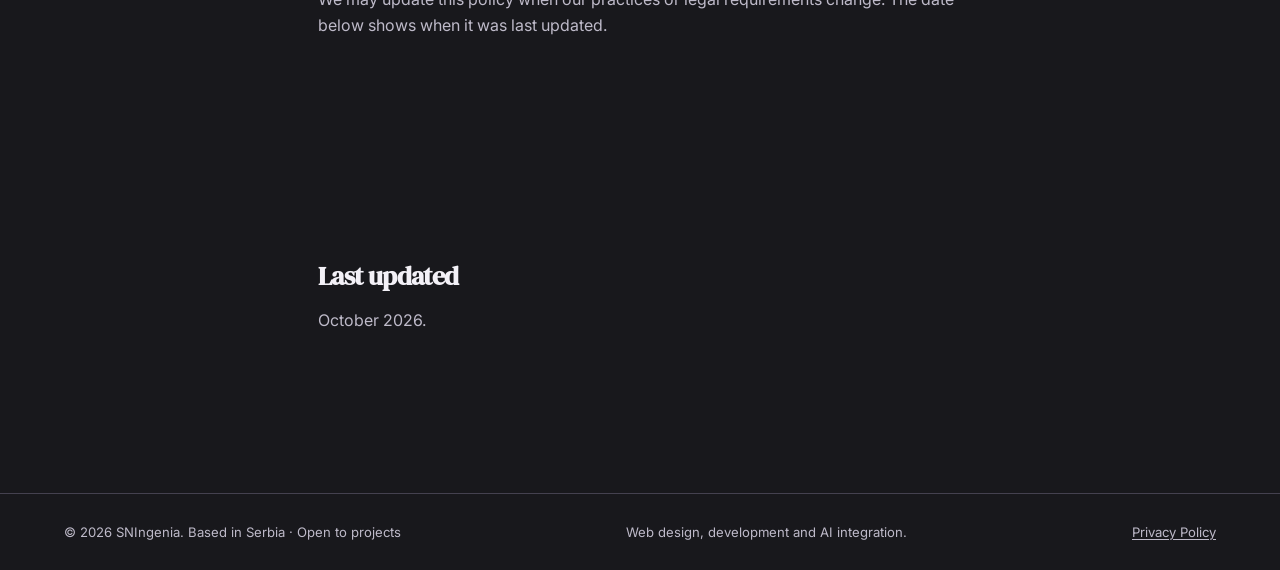
<file: privacy.html>
<!DOCTYPE html>
<!-- TODO: have this policy reviewed by a lawyer before launch -->
<html lang="en">
<head>
  <meta charset="UTF-8">
<meta name="color-scheme" content="dark light">
<meta name="theme-color" content="#18181C">
<script src="theme.js"></script>
  <meta name="viewport" content="width=device-width, initial-scale=1.0">
  <link rel="icon" type="image/png" sizes="96x96" href="images/img/favicon.png">
  <link rel="apple-touch-icon" sizes="180x180" href="apple-touch-icon.png">
  <title>Privacy Policy | SNIngenia</title>
  <meta name="description" content="Learn how SNIngenia collects, uses, stores and protects personal data when you contact us or visit our website.">
  <link rel="canonical" href="https://www.sningenia.com/privacy.html">
  <link rel="alternate" hreflang="en" href="https://www.sningenia.com/privacy.html">
  <link rel="alternate" hreflang="sr" href="https://www.sningenia.com/sr/privacy.html">
  <link rel="alternate" hreflang="x-default" href="https://www.sningenia.com/privacy.html">
  <link rel="preconnect" href="https://fonts.googleapis.com">
<link rel="preconnect" href="https://fonts.gstatic.com" crossorigin>
  <link href="https://fonts.googleapis.com/css2?family=DM+Serif+Display:ital@0;1&family=Inter:wght@400;500;600&display=swap" rel="stylesheet">
  <link rel="stylesheet" href="styles.css">
</head>
<body>
  <a class="skip-link" href="#main">Skip to content</a>
  <header class="privacy-header">
    <a class="nav-logo" href="index.html" aria-label="SNIngenia home">
      <img src="images/logo-header.webp" alt="SNIngenia" width="1536" height="326">
    </a>
    <div class="privacy-actions"><a class="privacy-home-link" href="index.html">Back to home</a>
<button class="theme-toggle" type="button" data-theme-toggle aria-label="Switch to light mode" title="Switch to light mode">
  <svg class="theme-icon-sun" viewBox="0 0 24 24" fill="none" stroke="currentColor" stroke-width="1.7" stroke-linecap="round" aria-hidden="true" focusable="false"><circle cx="12" cy="12" r="4"/><path d="M12 2v2m0 16v2M2 12h2m16 0h2M4.93 4.93l1.42 1.42m11.3 11.3 1.42 1.42M4.93 19.07l1.42-1.42m11.3-11.3 1.42-1.42"/></svg>
  <svg class="theme-icon-moon" viewBox="0 0 24 24" fill="none" stroke="currentColor" stroke-width="1.7" stroke-linecap="round" stroke-linejoin="round" aria-hidden="true" focusable="false"><path d="M20.9 13.1A9 9 0 0 1 10.9 3.1 9 9 0 1 0 20.9 13.1Z"/></svg>
</button></div>
  </header>

  <main class="privacy-content" id="main">
    <h1>Privacy Policy</h1>

    <section>
      <h2>Who is responsible for your data</h2>
      <p>Sebastijan Sekosan and Nikola Kindlajn are the data controllers for personal data handled through this website. They are freelancers operating under the name SNIngenia and are based in Serbia.</p>
      <!-- TODO: confirm full legal names and add postal address if required -->
    </section>

    <section>
      <h2>What data we collect</h2>
      <p>When you email us, we receive your email address and the information you choose to share so we can reply to your enquiry and arrange an introductory call. This website has no contact form or direct booking system.</p>
    </section>

    <section>
      <h2>Why we use your data and our legal basis</h2>
      <p>We use your information to reply to your enquiry and prepare a project offer. Our legal basis is taking steps at your request before entering a contract and our legitimate interest in responding to business enquiries. We do not sell your data or use it for marketing without your consent.</p>
    </section>

    <section>
      <h2>How long we keep your data</h2>
      <p>We keep enquiry information for up to 12 months after our last contact, unless a contract or legal requirement means we need to keep it longer.</p>
      <!-- TODO: confirm retention period -->
    </section>

    <section>
      <h2>Who receives your data</h2>
      <p>Messages sent to contact@sningenia.com are received by our team through our email service provider. We do not sell or share enquiry information for advertising.</p>
    </section>

    <section>
      <h2>Analytics</h2>
<p>This site currently loads no Google Analytics or Microsoft Clarity and sets no analytics cookies. We manually track received enquiries and mutually agreed calls. An email-link click is not a received enquiry or a confirmed call.</p>
</section>

    <section>
      <h2>Your rights</h2>
      <p>Under Serbia's Law on Personal Data Protection and, where it applies, the GDPR, you may have the right to access, rectify or erase your data, restrict or object to its processing, request portability, and withdraw consent where processing is based on consent.</p>
      <p>You may also complain to the Commissioner for Information of Public Importance and Personal Data Protection of Serbia.</p>
    </section>

    <section>
      <h2>How to contact us</h2>
      <p>For privacy requests, email <a href="mailto:sebastian@sningenia.com">sebastian@sningenia.com</a> or <a href="mailto:nikola@sningenia.com">nikola@sningenia.com</a>.</p>
    </section>

    <section>
      <h2>Changes to this policy</h2>
      <p>We may update this policy when our practices or legal requirements change. The date below shows when it was last updated.</p>
    </section>

    <section>
      <h2>Last updated</h2>
      <p>October 2026.</p>
    </section>
  </main>

  <footer>
    <p>© 2026 SNIngenia. Based in Serbia · Open to projects</p>
    <p>Web design, development and AI integration.</p>
    <p><a class="footer-link" href="privacy.html">Privacy Policy</a></p>
  </footer>
</body>
</html>
</file>
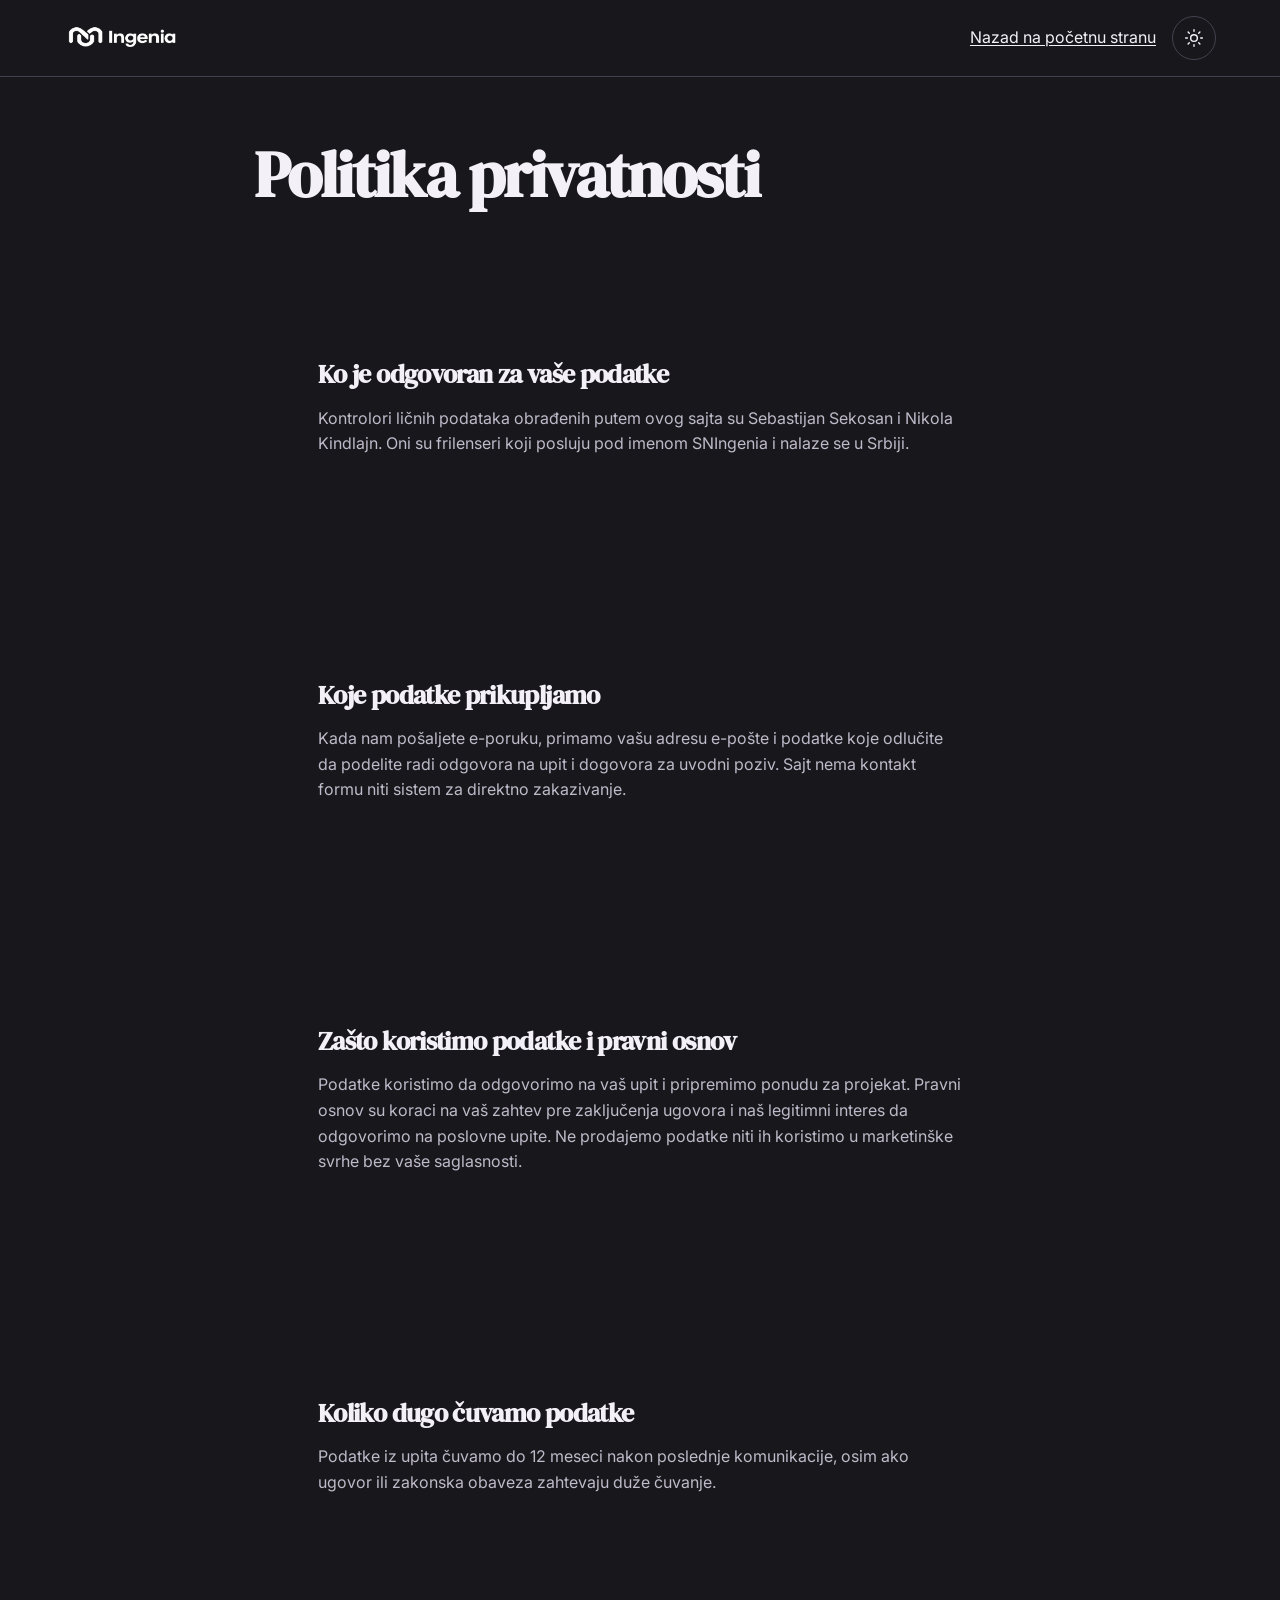
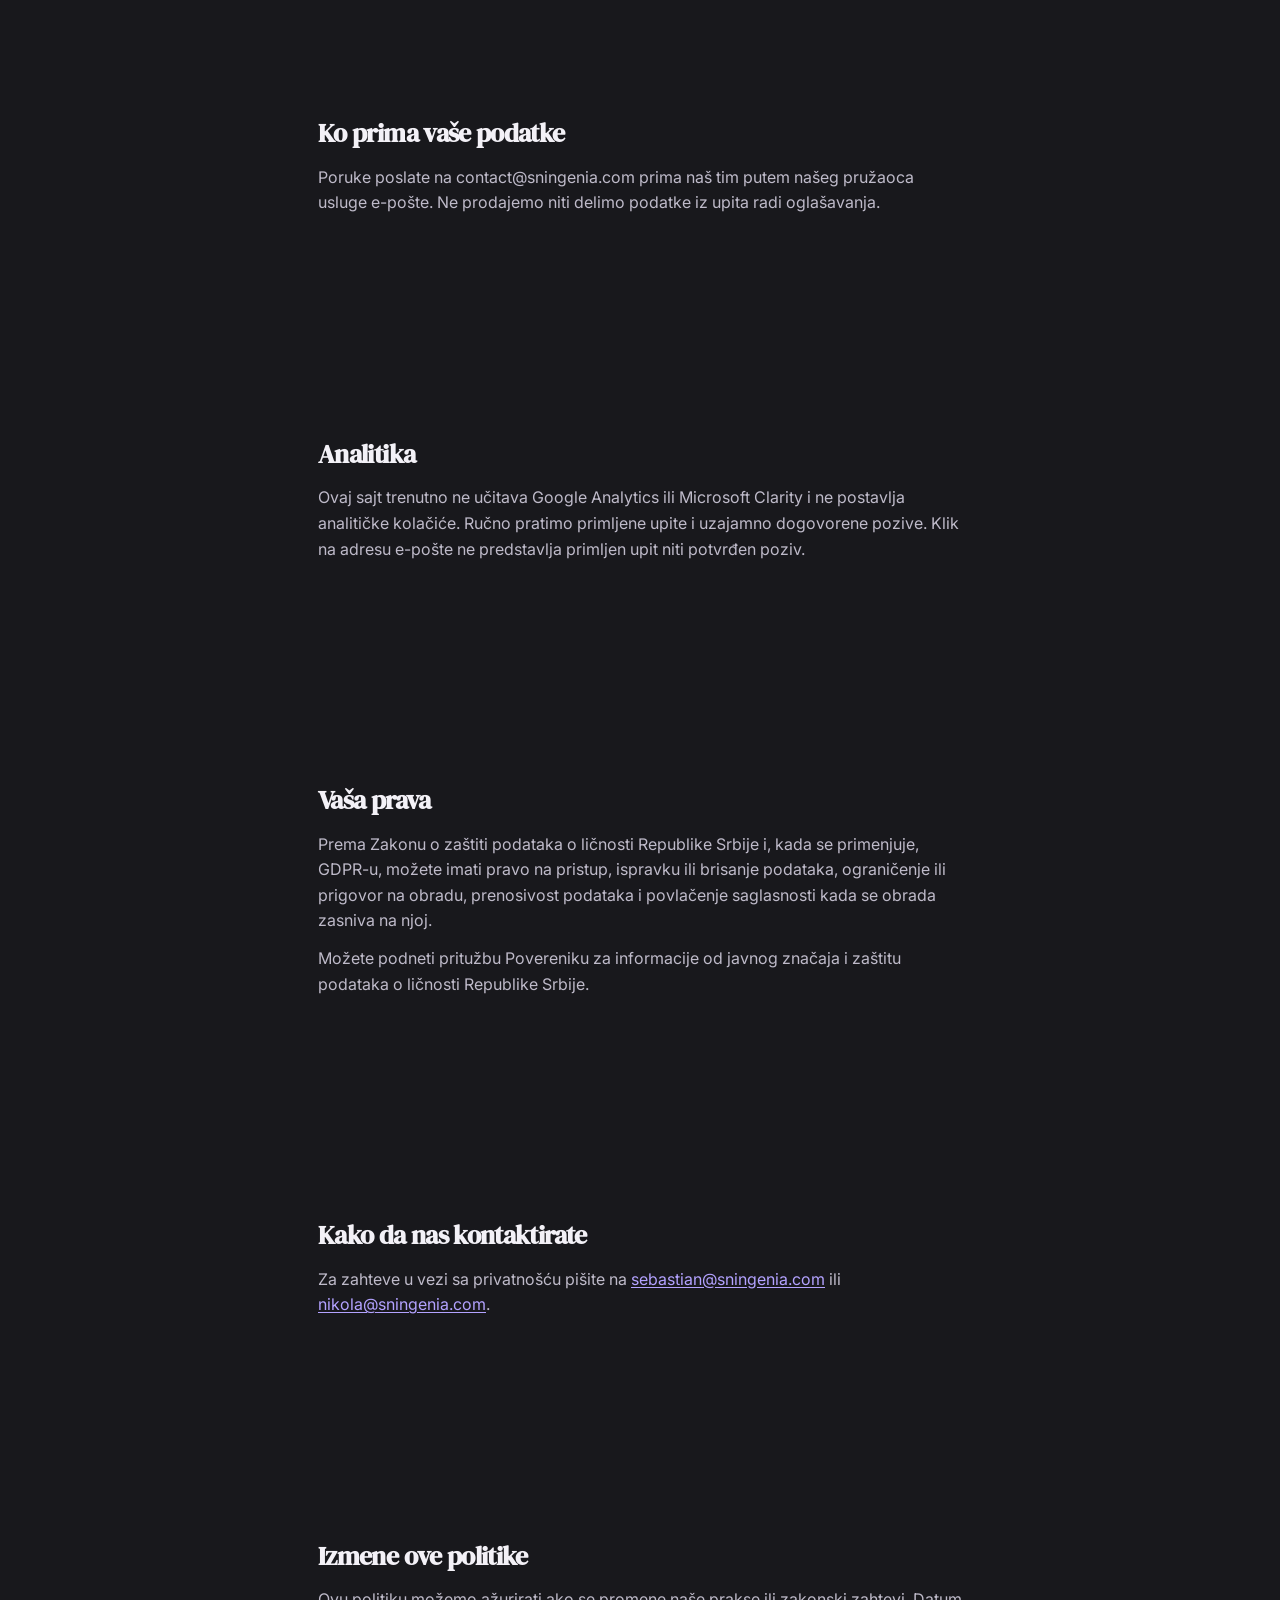
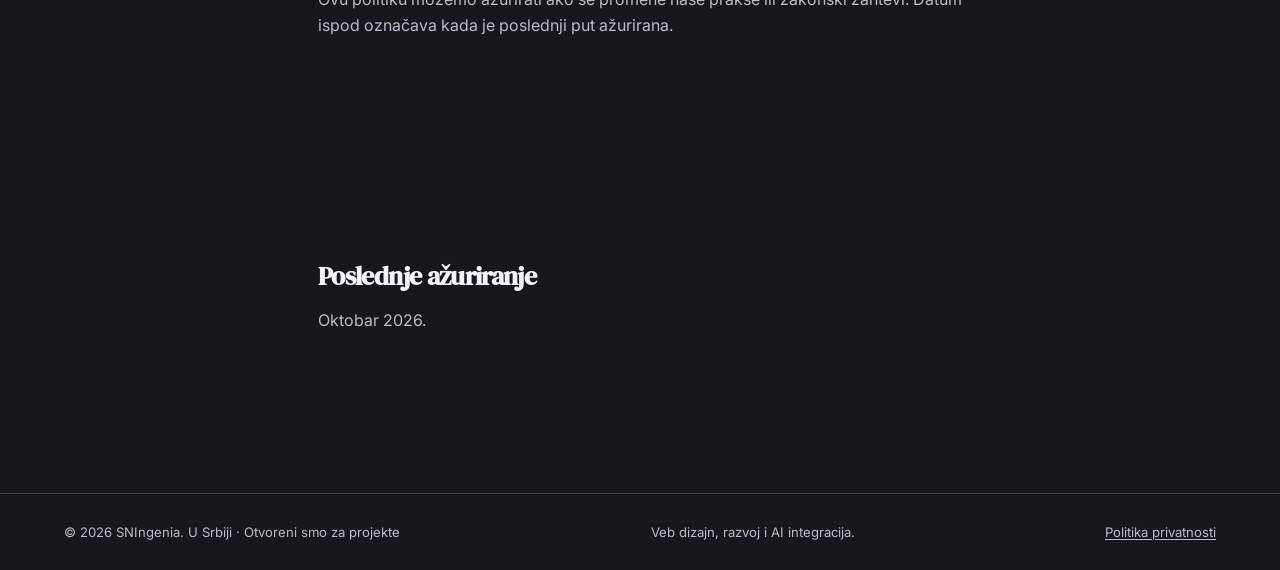
<file: sr/privacy.html>
<!DOCTYPE html>
<!-- TODO: have this policy reviewed by a lawyer before launch -->
<html lang="sr">
<head>
  <meta charset="UTF-8">
<meta name="color-scheme" content="dark light">
<meta name="theme-color" content="#18181C">
<script src="../theme.js"></script>
  <meta name="viewport" content="width=device-width, initial-scale=1.0">
  <link rel="icon" type="image/png" sizes="96x96" href="../images/img/favicon.png">
  <link rel="apple-touch-icon" sizes="180x180" href="../apple-touch-icon.png">
  <title>Politika privatnosti | SNIngenia</title>
  <meta name="description" content="Saznajte kako SNIngenia prikuplja, koristi, čuva i štiti lične podatke kada nas kontaktirate ili posetite naš sajt.">
  <link rel="canonical" href="https://www.sningenia.com/sr/privacy.html">
  <link rel="alternate" hreflang="en" href="https://www.sningenia.com/privacy.html">
  <link rel="alternate" hreflang="sr" href="https://www.sningenia.com/sr/privacy.html">
  <link rel="alternate" hreflang="x-default" href="https://www.sningenia.com/privacy.html">
  <link rel="preconnect" href="https://fonts.googleapis.com">
<link rel="preconnect" href="https://fonts.gstatic.com" crossorigin>
  <link href="https://fonts.googleapis.com/css2?family=DM+Serif+Display:ital@0;1&family=Inter:wght@400;500;600&display=swap" rel="stylesheet">
  <link rel="stylesheet" href="../styles.css">
</head>
<body>
  <a class="skip-link" href="#main">Пређи на садржај</a>
  <header class="privacy-header">
    <a class="nav-logo" href="index.html" aria-label="SNIngenia — početna strana">
      <img src="../images/logo-header.webp" alt="SNIngenia" width="1536" height="326">
    </a>
    <div class="privacy-actions"><a class="privacy-home-link" href="index.html">Nazad na početnu stranu</a>
<button class="theme-toggle" type="button" data-theme-toggle aria-label="Prebaci na svetlu temu" title="Prebaci na svetlu temu">
  <svg class="theme-icon-sun" viewBox="0 0 24 24" fill="none" stroke="currentColor" stroke-width="1.7" stroke-linecap="round" aria-hidden="true" focusable="false"><circle cx="12" cy="12" r="4"/><path d="M12 2v2m0 16v2M2 12h2m16 0h2M4.93 4.93l1.42 1.42m11.3 11.3 1.42 1.42M4.93 19.07l1.42-1.42m11.3-11.3 1.42-1.42"/></svg>
  <svg class="theme-icon-moon" viewBox="0 0 24 24" fill="none" stroke="currentColor" stroke-width="1.7" stroke-linecap="round" stroke-linejoin="round" aria-hidden="true" focusable="false"><path d="M20.9 13.1A9 9 0 0 1 10.9 3.1 9 9 0 1 0 20.9 13.1Z"/></svg>
</button></div>
  </header>

  <main class="privacy-content" id="main">
    <h1>Politika privatnosti</h1>

    <section>
      <h2>Ko je odgovoran za vaše podatke</h2>
      <p>Kontrolori ličnih podataka obrađenih putem ovog sajta su Sebastijan Sekosan i Nikola Kindlajn. Oni su frilenseri koji posluju pod imenom SNIngenia i nalaze se u Srbiji.</p>
      <!-- TODO: confirm full legal names and add postal address if required -->
    </section>

    <section>
      <h2>Koje podatke prikupljamo</h2>
      <p>Kada nam pošaljete e-poruku, primamo vašu adresu e-pošte i podatke koje odlučite da podelite radi odgovora na upit i dogovora za uvodni poziv. Sajt nema kontakt formu niti sistem za direktno zakazivanje.</p>
    </section>

    <section>
      <h2>Zašto koristimo podatke i pravni osnov</h2>
      <p>Podatke koristimo da odgovorimo na vaš upit i pripremimo ponudu za projekat. Pravni osnov su koraci na vaš zahtev pre zaključenja ugovora i naš legitimni interes da odgovorimo na poslovne upite. Ne prodajemo podatke niti ih koristimo u marketinške svrhe bez vaše saglasnosti.</p>
    </section>

    <section>
      <h2>Koliko dugo čuvamo podatke</h2>
      <p>Podatke iz upita čuvamo do 12 meseci nakon poslednje komunikacije, osim ako ugovor ili zakonska obaveza zahtevaju duže čuvanje.</p>
      <!-- TODO: confirm retention period -->
    </section>

    <section>
      <h2>Ko prima vaše podatke</h2>
      <p>Poruke poslate na contact@sningenia.com prima naš tim putem našeg pružaoca usluge e-pošte. Ne prodajemo niti delimo podatke iz upita radi oglašavanja.</p>
    </section>

    <section>
      <h2>Analitika</h2>
<p>Ovaj sajt trenutno ne učitava Google Analytics ili Microsoft Clarity i ne postavlja analitičke kolačiće. Ručno pratimo primljene upite i uzajamno dogovorene pozive. Klik na adresu e-pošte ne predstavlja primljen upit niti potvrđen poziv.</p>
</section>

    <section>
      <h2>Vaša prava</h2>
      <p>Prema Zakonu o zaštiti podataka o ličnosti Republike Srbije i, kada se primenjuje, GDPR-u, možete imati pravo na pristup, ispravku ili brisanje podataka, ograničenje ili prigovor na obradu, prenosivost podataka i povlačenje saglasnosti kada se obrada zasniva na njoj.</p>
      <p>Možete podneti pritužbu Povereniku za informacije od javnog značaja i zaštitu podataka o ličnosti Republike Srbije.</p>
    </section>

    <section>
      <h2>Kako da nas kontaktirate</h2>
      <p>Za zahteve u vezi sa privatnošću pišite na <a href="mailto:sebastian@sningenia.com">sebastian@sningenia.com</a> ili <a href="mailto:nikola@sningenia.com">nikola@sningenia.com</a>.</p>
    </section>

    <section>
      <h2>Izmene ove politike</h2>
      <p>Ovu politiku možemo ažurirati ako se promene naše prakse ili zakonski zahtevi. Datum ispod označava kada je poslednji put ažurirana.</p>
    </section>

    <section>
      <h2>Poslednje ažuriranje</h2>
      <p>Oktobar 2026.</p>
    </section>
  </main>

  <footer>
    <p>© 2026 SNIngenia. U Srbiji · Otvoreni smo za projekte</p>
    <p>Veb dizajn, razvoj i AI integracija.</p>
    <p><a class="footer-link" href="privacy.html">Politika privatnosti</a></p>
  </footer>
</body>
</html>
</file>
<file: styles.css>
*, *::before, *::after { box-sizing: border-box; margin: 0; padding: 0; }

:root {
  color-scheme: dark;
  --bg:        #18181C;
  --ink:       #F3F1F7;
  --accent:    #B3A2FF;
  --sage:      #B3A2FF;
  --stone:     #44414F;
  --amber:     #CCBFFF;
  --muted:     #BEBAC9;
  --card-bg:   #222227;
  --contact-bg: #111114;
  --button-bg: #B3A2FF;
  --button-hover: #CCBFFF;
  --button-ink: #18131F;
  --nav-bg: rgba(24,24,28,0.92);
  --logo-filter: brightness(0) invert(1);
  --hero-grid: rgba(179,162,255,0.13);
  --hero-noise-opacity: 0.08;
  --hero-noise-blend: screen;
  --modal-bg: var(--card-bg);
  --close-bg: #34323E;
  --platform-bg: rgba(179,162,255,0.08);
  --focus-outline: 3px solid var(--accent);
  --focus-outline-offset: 3px;
}

/* Dark is the default; only an explicit visitor choice enables light mode. */
:root[data-theme="light"] {
  color-scheme: light;
  --bg: #F7F5FF;
  --ink: #1A1814;
  --accent: #6246EA;
  --sage: #7E6DF8;
  --stone: #A79FF4;
  --amber: #8F7EF8;
  --muted: #3F3A31;
  --card-bg: #F4F2FF;
  --button-bg: #1A1814;
  --button-hover: #6246EA;
  --button-ink: #F7F5FF;
  --nav-bg: rgba(250,249,247,0.92);
  --logo-filter: none;
  --hero-grid: rgba(26,24,20,0.09);
  --hero-noise-opacity: 0.16;
  --hero-noise-blend: multiply;
  --modal-bg: #FFFFFF;
  --close-bg: rgba(26,24,20,0.06);
  --platform-bg: rgba(98,70,234,0.06);
}

html { scroll-behavior: smooth; }

body {
  background: var(--bg);
  color: var(--ink);
  font-family: 'Inter', sans-serif;
  font-size: 16px;
  line-height: 1.6;
  overflow-x: hidden;
}

.skip-link {
  position: fixed;
  top: 1rem;
  left: 5vw;
  z-index: 130;
  padding: 0.75rem 1rem;
  background: var(--bg);
  color: var(--ink);
  text-decoration: none;
  transform: translateY(-200%);
}
body.landing-page .skip-link { transition: transform 0.2s ease-out; }
.skip-link:focus { transform: translateY(0); }

.visually-hidden {
  position: absolute;
  width: 1px;
  height: 1px;
  padding: 0;
  margin: -1px;
  overflow: hidden;
  clip: rect(0, 0, 0, 0);
  white-space: nowrap;
  border: 0;
}

/* ── NAV ── */
nav {
  position: fixed; top: 0; left: 0; right: 0; z-index: 100;
  display: flex; justify-content: space-between; align-items: center;
  padding: 0.75rem 15vw;
  background: var(--nav-bg);
  backdrop-filter: blur(12px);
  border-bottom: 1px solid var(--stone);
}
.nav-logo {
  display: inline-flex;
  align-items: center;
  text-decoration: none;
}
.nav-logo img {
  display: block;
  filter: var(--logo-filter);
  max-height: 1.5rem;
  width: auto;
}
.nav-links {
  display: flex;
  align-items: center;
  gap: 2rem;
  list-style: none;
}
.nav-links > li {
  display: flex;
  align-items: center;
}
.nav-links > li > a {
  display: inline-flex;
  align-items: center;
  line-height: 1.2;
}
.nav-links a {
  text-decoration: none;
  font-size: 0.85rem;
  font-weight: 500;
  letter-spacing: 0.06em;
  text-transform: uppercase;
  color: var(--muted);
  transition: color 0.2s;
}
.nav-links a:hover { color: var(--ink); }
.nav-links .nav-cta {
  justify-content: center;
  padding: 0.65rem 1rem;
  color: var(--button-ink);
  font-size: 0.8rem;
  letter-spacing: 0;
  text-transform: none;
}
.nav-links .nav-cta:hover { color: var(--button-ink); }
.language-switcher {
  display: flex;
  align-items: center;
  gap: 0.45rem;
}
.language-switcher span { color: var(--muted); }
.language-switcher a[aria-current="page"] { font-weight: 700; }

.nav-actions { display: flex; align-items: center; gap: 0.75rem; }
.theme-toggle {
  display: none;
  flex: 0 0 auto;
  place-items: center;
  width: 44px;
  height: 44px;
  padding: 0;
  border: 1px solid var(--stone);
  border-radius: 50%;
  background: transparent;
  color: var(--ink);
  cursor: pointer;
}
.theme-ready .theme-toggle { display: inline-grid; }
.theme-toggle:hover { color: var(--accent); border-color: var(--accent); }
.theme-toggle svg { width: 20px; height: 20px; }
.theme-icon-moon { display: none; }
[data-theme="light"] .theme-icon-sun { display: none; }
[data-theme="light"] .theme-icon-moon { display: block; }
.privacy-actions { display: flex; align-items: center; gap: 1rem; }

.nav-toggle {
  display: none;
  border: none;
  background: transparent;
  cursor: pointer;
  width: 2.4rem;
  height: 2.4rem;
  padding: 0;
  flex-direction: column;
  justify-content: center;
  align-items: center;
  gap: 5px;
}
.nav-toggle span {
  display: block;
  width: 100%;
  height: 2px;
  background: var(--ink);
  border-radius: 999px;
  transition: transform 0.2s ease-out, opacity 0.2s ease-out;
}
.nav-toggle[aria-expanded="true"] span:nth-child(1) {
  transform: translateY(7px) rotate(45deg);
}
.nav-toggle[aria-expanded="true"] span:nth-child(2) {
  opacity: 0;
}
.nav-toggle[aria-expanded="true"] span:nth-child(3) {
  transform: translateY(-7px) rotate(-45deg);
}
.mobile-nav {
  --ink: #F3F1F7;
  --muted: #BEBAC9;
  --accent: #B3A2FF;
  --stone: #44414F;
  --button-bg: #B3A2FF;
  --button-hover: #CCBFFF;
  --button-ink: #18131F;
  position: fixed;
  inset: 0;
  display: flex;
  align-items: center;
  justify-content: center;
  background: rgba(17,17,20,0.98);
  z-index: 120;
  opacity: 0;
  pointer-events: none;
  transition: opacity 0.2s ease-out;
}
.mobile-nav[aria-hidden="false"] {
  opacity: 1;
  pointer-events: auto;
}
.mobile-nav-links {
  list-style: none;
  display: flex;
  flex-direction: column;
  gap: 1.6rem;
  padding: 0;
  margin: 0;
  text-align: center;
}
.mobile-nav-links a {
  color: var(--ink);
  font-size: 1.4rem;
  font-weight: 600;
  text-decoration: none;
}
.mobile-nav-links .language-switcher {
  justify-content: center;
  font-size: 1rem;
}
.mobile-nav-links .language-switcher span { color: var(--muted); }
.mobile-nav-links a.btn-primary { background: var(--button-bg); color: var(--button-ink); text-transform: none; }
.mobile-nav-links a.btn-primary:hover { background: var(--button-hover); }
.mobile-nav-close {
  position: absolute;
  top: 1rem;
  right: 1rem;
  width: 3rem;
  height: 3rem;
  border: none;
  border-radius: 100%;
  background: rgba(255,255,255,0.06);
  color: var(--ink);
  font-size: 1.25rem;
  cursor: pointer;
  display: none;
  transition: background-color 0.2s ease-out;
}
.mobile-nav-close:hover { background: rgba(255,255,255,0.12); }
.mobile-nav[aria-hidden="false"] .mobile-nav-close { display: block; }

/* ── HERO ── */
.hero {
  position: relative;
  isolation: isolate;
  min-height: 100vh;
  display: grid;
  grid-template-columns: minmax(0, 1fr);
  align-items: center;
  padding: 7rem 5vw 4rem;
  gap: 4rem;
  max-width: none;
  margin: 0 auto;
  text-align: center;
}

.hero::before,
.hero::after {
  content: '';
  position: absolute;
  inset: 0;
  z-index: -1;
  pointer-events: none;
}

.hero::before {
  opacity: var(--hero-noise-opacity);
  background-image: url("data:image/svg+xml,%3Csvg viewBox='0 0 180 180' xmlns='http://www.w3.org/2000/svg'%3E%3Cfilter id='n'%3E%3CfeTurbulence type='fractalNoise' baseFrequency='.8' numOctaves='3' stitchTiles='stitch'/%3E%3C/filter%3E%3Crect width='100%25' height='100%25' filter='url(%23n)' opacity='.35'/%3E%3C/svg%3E");
  background-size: 180px 180px;
  mix-blend-mode: var(--hero-noise-blend);
}

.hero::after {
  opacity: 0.75;
  background-image:
    linear-gradient(var(--hero-grid) 1px, transparent 1px),
    linear-gradient(90deg, var(--hero-grid) 1px, transparent 1px);
  background-size: 72px 72px;
  mask-image: radial-gradient(ellipse at center, #000 0%, #000 52%, transparent 100%);
}

.hero-text {
  width: 100%;
  max-width: 760px;
  margin: 0 auto;
  /* Keep the initial heading and call action visible without entrance motion. */
}

.hero-eyebrow {
  display: inline-flex; align-items: center; gap: 0.5rem;
  font-size: 0.78rem; font-weight: 600; letter-spacing: 0.12em;
  text-transform: uppercase; color: var(--accent);
  margin-bottom: 1.5rem;
  justify-content: center;
}
.hero-eyebrow::before {
  content: ''; display: block; width: 2rem; height: 1px; background: var(--sage);
}

h1 {
  font-family: 'DM Serif Display', serif;
  font-size: clamp(3rem, 6vw, 5.5rem);
  line-height: 1.05;
  letter-spacing: -0.03em;
  color: var(--ink);
  margin-bottom: 1.5rem;
}
h1 em {
  font-style: italic;
  color: var(--sage);
}

.hero-bio {
  font-size: 1.05rem;
  color: var(--muted);
  max-width: 38ch;
  line-height: 1.75;
  margin: 0 auto 2.5rem;
}

.hero-actions { display: flex; justify-content: center; gap: 1rem; flex-wrap: wrap; }

.btn-primary {
  display: inline-block;
  padding: 0.8rem 2rem;
  background: var(--button-bg);
  color: var(--button-ink);
  text-decoration: none;
  font-size: 0.88rem;
  font-weight: 600;
  letter-spacing: 0.04em;
  border-radius: 2px;
  transition: background 0.2s, transform 0.2s, box-shadow 0.2s;
}
.btn-primary:hover {
  background: var(--button-hover);
  box-shadow: 0 10px 30px rgba(98,70,234,0.22);
  transform: translateY(-1px);
}

.btn-ghost {
  display: inline-block;
  padding: 0.8rem 2rem;
  border: 1.5px solid var(--stone);
  color: var(--ink);
  text-decoration: none;
  font-size: 0.88rem;
  font-weight: 500;
  letter-spacing: 0.04em;
  border-radius: 2px;
  transition: border-color 0.2s, color 0.2s, transform 0.2s;
}
.btn-ghost:hover {
  border-color: var(--accent);
  color: var(--accent);
  transform: translateY(-1px);
}

/* ── STATS STRIP ── */
.stats-strip {
  border-top: 1px solid var(--stone);
  border-bottom: 1px solid var(--stone);
  padding: 2rem 5vw;
}
.stats-inner {
  max-width: 1280px; margin: 0 auto;
  display: flex; gap: 0; justify-content: space-around; flex-wrap: wrap;
}
.stat {
  text-align: center; padding: 0.5rem 2rem;
  border-right: 1px solid var(--stone);
  flex: 1; min-width: 140px;
}
.stat:last-child { border-right: none; }
.stat-num {
  font-family: 'DM Serif Display', serif;
  font-size: 2.4rem;
  line-height: 1;
  color: var(--ink);
}
.stat-num span { color: var(--sage); }
.stat-label {
  font-size: 0.78rem; font-weight: 500; letter-spacing: 0.08em;
  text-transform: uppercase; color: var(--muted); margin-top: 0.3rem;
}

/* ── SECTIONS ── */
section {
  max-width: 1280px; margin: 0 auto;
  padding: 6rem 5vw;
}

.section-header {
  display: flex; align-items: baseline; gap: 1.5rem;
  margin-bottom: 3.5rem;
}
.section-label {
  font-size: 0.75rem; font-weight: 600; letter-spacing: 0.14em;
  text-transform: uppercase; color: var(--muted);
  white-space: nowrap;
}
.section-rule {
  flex: 1; height: 1px; background: var(--muted);
}
h2 {
  font-family: 'DM Serif Display', serif;
  font-size: clamp(2rem, 4vw, 3rem);
  letter-spacing: -0.025em;
  line-height: 1.15;
  margin-bottom: 1rem;
}
h2 em { font-style: italic; color: var(--sage); }
h1 { text-wrap: balance; }

.help-section { padding-top: 5rem; }
.help-grid {
  display: grid;
  grid-template-columns: repeat(2, minmax(0, 1fr));
  gap: 1rem;
}
.help-card {
  padding: 1.5rem;
  border: 1px solid var(--stone);
  border-radius: 8px;
  background: var(--card-bg);
}
.help-card h3 {
  margin-bottom: 0.75rem;
  font-size: 1.08rem;
  line-height: 1.4;
}
.help-card p,
.help-audience { color: var(--muted); }
.help-audience { margin-top: 1.5rem; }

.about-section {
  background: var(--card-bg);
  padding: 6rem 5vw;
}
.about-inner {
  max-width: 1280px;
  margin: 0 auto;
}
.creators-section {
  background: var(--card-bg);
  padding: 6rem 5vw;
}
.creators-inner {
  max-width: 1280px;
  margin: 0 auto;
}
.creators-grid {
  display: grid;
  grid-template-columns: repeat(2, minmax(0, 1fr));
  gap: 1.75rem;
}
.creator-card {
  background: var(--bg);
  border-radius: 24px;
  overflow: hidden;
  border: 1px solid var(--stone);
  transition: transform 0.2s ease-out, box-shadow 0.2s ease-out;
}
.creator-card:hover {
  transform: translateY(-2px);
  box-shadow: 0 24px 60px rgba(26,24,20,0.1);
}
.creator-img {
  width: 6rem;
  aspect-ratio: 1;
  overflow: hidden;
  border-radius: 50%;
  margin: 1.75rem 1.75rem 0;
}
.creator-avatar-placeholder {
  display: grid;
  place-items: center;
  background: var(--card-bg);
  color: var(--accent);
  font-family: 'DM Serif Display', serif;
  font-size: 2.5rem;
}
.creator-img img {
  width: 100%;
  height: 100%;
  object-fit: cover;
  display: block;
}
/* Fill the frame when the source portrait includes transparent padding. */
.creator-img--padded-source img {
  transform: scale(1.1);
}
.creator-body {
  padding: 1rem 1.75rem 1.75rem;
}
.creator-title {
  font-family: 'DM Serif Display', serif;
  font-size: 1.8rem;
  margin-bottom: 0.35rem;
}
.creator-role {
  font-size: 0.94rem;
  font-weight: 600;
  color: var(--muted);
  margin-bottom: 1rem;
}
.creator-copy {
  color: var(--ink);
  line-height: 1.75;
  margin-bottom: 1.35rem;
}
.creator-link {
  display: inline-flex;
  color: var(--accent);
  font-weight: 600;
  text-decoration: none;
  letter-spacing: 0.04em;
  transition: color 0.2s ease-out;
}
.creator-link:hover {
  color: var(--ink);
}

.project-cta { display: flex; justify-content: center; margin-top: 2rem; }

.faq-list { display: grid; gap: 0.75rem; }
.faq-item {
  padding: 1.1rem 1.25rem;
  border: 1px solid var(--stone);
  border-radius: 8px;
  background: var(--card-bg);
  transition: border-color 0.2s ease-out;
}
.faq-item[open] { border-color: var(--accent); }
.faq-item summary {
  display: flex;
  justify-content: space-between;
  align-items: center;
  gap: 1rem;
  cursor: pointer;
  font-weight: 600;
  list-style: none;
  transition: color 0.2s ease-out;
}
.faq-item summary::-webkit-details-marker { display: none; }
.faq-item summary::after {
  content: "+";
  flex: 0 0 auto;
  color: var(--accent);
  font-size: 1.25rem;
}
.faq-item[open] summary { color: var(--accent); }
.faq-item[open] summary::after { content: "−"; }
.faq-item p { max-width: 75ch; padding-top: 0.9rem; color: var(--muted); }

/* ── WORK GRID ── */
.work-grid {
  display: grid;
  grid-template-columns: repeat(2, minmax(0, 1fr));
  gap: 1.5rem;
}

.work-card {
  background: var(--card-bg);
  border-radius: 20px;
  overflow: hidden;
  transition: transform 0.2s ease-out, box-shadow 0.2s ease-out, border-color 0.2s ease-out;
  cursor: pointer;
  border: 1px solid var(--stone);
}
.project-card {
  position: relative;
  display: flex;
  flex-direction: column;
  overflow: visible;
}
.project-card .card-thumb {
  border-radius: 19px 19px 0 0;
}
.project-card .card-body {
  flex: 1;
  display: flex;
  flex-direction: column;
}
.work-card:hover {
  transform: translateY(-2px);
  box-shadow: 0 30px 70px rgba(26,24,20,0.12);
  border-color: var(--accent);
}

.card-thumb {
  width: 100%; aspect-ratio: 16/10; overflow: hidden;
  position: relative;
}
.card-thumb-inner img,
.modal-visual img {
  width: 100%;
  height: 100%;
  object-fit: cover;
  display: block;
}
.modal-visual img {
  height: auto;
  min-height: 0;
  object-fit: contain;
  border-radius: 16px;
}

/* ── PROJECT MODAL ── */
.project-modal {
  position: fixed;
  inset: 0;
  display: flex;
  visibility: hidden;
  pointer-events: none;
  transition: visibility 0s linear 180ms;
  align-items: center;
  justify-content: center;
  z-index: 200;
}
.project-modal.active { visibility: visible; pointer-events: auto; transition-delay: 0s; }
.project-modal:not(.active) * { pointer-events: none; }
.project-modal.active .modal-panel {
  transform: translateY(0);
  opacity: 1;
}
.modal-backdrop {
  position: absolute;
  inset: 0;
  background: rgba(0,0,0,0.78);
  backdrop-filter: blur(8px);
  opacity: 0;
  transition: opacity 0.2s ease-out;
}
.project-modal.active .modal-backdrop { opacity: 1; }
.modal-panel {
  position: relative;
  transform: translateY(8px);
  opacity: 0;
  transition: transform 0.2s ease-out, opacity 0.2s ease-out;
  width: min(1200px, calc(100vw - 3rem));
  max-height: calc(100vh - 3rem);
  background: var(--modal-bg);
  border: 1px solid var(--stone);
  border-radius: 18px;
  box-shadow: 0 45px 110px rgba(0,0,0,0.5);
  overflow: hidden;
  z-index: 1;
  display: flex;
  flex-direction: column;
}
.modal-close {
  position: absolute;
  top: 1rem;
  right: 1rem;
  width: 3rem;
  height: 3rem;
  border: none;
  border-radius: 100%;
  background: var(--close-bg);
  color: var(--ink);
  font-size: 1.5rem;
  cursor: pointer;
  transition: background 0.2s;
}
.modal-close:hover { background: var(--stone); }
.modal-content {
  padding: 3.5rem;
  overflow: auto;
}
.modal-meta { margin-bottom: 2rem; }
.modal-tag {
  display: inline-flex;
  font-size: 0.75rem;
  font-weight: 700;
  letter-spacing: 0.12em;
  text-transform: uppercase;
  color: var(--accent);
  margin-bottom: 1rem;
}
.modal-subtitle {
  color: var(--muted);
  max-width: 64ch;
  line-height: 1.8;
  margin-top: 0.75rem;
}
.modal-copy .modal-block {
  margin-bottom: 1.75rem;
}
.modal-copy h3,
.modal-result h3 {
  font-size: 1.1rem;
  margin-bottom: 0.85rem;
  color: var(--ink);
}
.modal-copy p,
.modal-result p {
  color: var(--muted);
  line-height: 1.8;
}
.modal-visual {
  margin-bottom: 2rem;
}
.modal-result {
  border-top: 1px solid var(--stone);
  padding-top: 2rem;
}

@media (max-width: 900px) {
  .modal-panel { width: calc(100vw - 1.5rem); max-height: calc(100vh - 1.5rem); }
  .modal-content { padding: 2rem; }
}
.card-thumb-inner {
  position: relative;
  width: 100%; height: 100%;
  display: flex; align-items: center; justify-content: center;
  font-size: 3rem;
  transition: transform 0.2s ease-out;
  overflow: hidden;
}
.card-thumb-inner::after {
  content: '';
  position: absolute;
  inset: 0;
  background: linear-gradient(135deg, rgba(98,70,234,0.08) 0%, transparent 35%, rgba(98,70,234,0.12) 65%, transparent 100%);
  opacity: 0.8;
  mix-blend-mode: screen;
  pointer-events: none;
  /* Static decoration: no continuous animation while reading. */
}
.work-card:hover .card-thumb-inner { transform: translateY(-2px); }

/* Unique gradient backgrounds per card */
.thumb-1 { background: linear-gradient(135deg, #e8e0d4 0%, #c9bfb2 100%); }
.thumb-2 { background: linear-gradient(135deg, #d4ddd8 0%, #a8bfb5 100%); }
.thumb-3 { background: linear-gradient(135deg, #e8dfc8 0%, #d4c49a 100%); }
.thumb-4 { background: linear-gradient(135deg, #d8d4e8 0%, #b5a8d4 100%); }
.thumb-5 { background: linear-gradient(135deg, #e8d4d4 0%, #d4a8a8 100%); }

.card-body { padding: 1.5rem; }
.card-tag {
  display: inline-block;
  font-size: 0.7rem; font-weight: 600; letter-spacing: 0.1em;
  text-transform: uppercase; color: var(--muted);
  margin-bottom: 0.5rem;
}
.card-title {
  font-family: 'DM Serif Display', serif;
  font-size: 1.25rem; letter-spacing: -0.02em;
  color: var(--ink); margin-bottom: 0.5rem;
}
.card-desc { font-size: 0.88rem; color: var(--muted); line-height: 1.6; }
.card-challenge { margin-top: 1rem; font-size: 0.82rem; color: var(--muted); line-height: 1.5; }
.card-open {
  display: inline-flex; align-items: center; gap: 0.4rem;
  margin-top: auto; padding: 1rem 0 0; font-size: 0.82rem; font-weight: 600;
  color: var(--ink); text-decoration: none; letter-spacing: 0.04em;
  font-family: inherit; background: transparent; border: 0;
  cursor: pointer;
  transition: color 0.2s ease-out;
}
.card-open-arrow {
  transition: transform 0.2s ease;
}
.card-open:hover {
  color: var(--sage);
}
.card-open:hover .card-open-arrow {
  transform: translateX(3px);
}
.card-open::after {
  content: "";
  position: absolute;
  inset: 0;
  border-radius: 20px;
}
.card-open:focus-visible { outline: none; }
.card-open:focus-visible::after {
  outline: var(--focus-outline);
  outline-offset: var(--focus-outline-offset);
}

/* ── SKILLS ── */
.skills-layout {
  display: grid; grid-template-columns: 1fr 1fr; gap: 5rem;
  align-items: start;
}
.skills-left p {
  font-size: 1.05rem; color: var(--muted);
  line-height: 1.8; margin-bottom: 1.5rem;
}

.skill-group { margin-bottom: 2.5rem; }
.skill-group-label {
  font-size: 0.75rem; font-weight: 600; letter-spacing: 0.1em;
  text-transform: uppercase; color: var(--ink);
  margin-bottom: 1rem;
}
.skill-tags { display: flex; flex-wrap: wrap; gap: 0.5rem; }
.skill-tag {
  display: inline-block;
  padding: 0.35rem 0.8rem;
  border: 1px solid color-mix(in srgb, var(--accent) 45%, transparent);
  border-radius: 100px;
  font-size: 0.82rem; font-weight: 500; color: var(--ink);
  cursor: default;
  box-shadow: 0 0 0.65rem color-mix(in srgb, var(--accent) 22%, transparent);
}
.skill-tags { gap: 0.6rem; }

/* ── CONTACT ── */
.contact-band {
  --ink: #F3F1F7;
  --muted: #BEBAC9;
  --accent: #B3A2FF;
  --sage: #B3A2FF;
  --stone: #44414F;
  --amber: #CCBFFF;
  --button-bg: #B3A2FF;
  --button-hover: #CCBFFF;
  --button-ink: #18131F;
  max-width: none;
  margin: 0;
  background: var(--contact-bg);
  padding: 6rem 5vw;
}
.contact-inner {
  max-width: 1280px; margin: 0 auto;
  display: grid; grid-template-columns: 1.35fr 1fr 1fr;
  gap: 2rem; align-items: start;
}
.contact-inner h2 {
  color: var(--ink);
  font-size: clamp(2rem, 4vw, 3.2rem);
}
.contact-inner h2 em { color: var(--accent); }
.contact-inner p { color: var(--ink); font-size: 1rem; line-height: 1.8; margin-top: 1rem; }
.contact-band .section-label { color: var(--muted); }

.contact-details { display: flex; flex-direction: column; gap: 1.5rem; }
.contact-item {
  display: flex; flex-direction: column; gap: 0.25rem;
}
.contact-item-label {
  font-size: 0.72rem; font-weight: 600; letter-spacing: 0.1em;
  text-transform: uppercase; color: var(--sage);
}
.contact-item a {
  color: var(--ink); text-decoration: none;
  font-size: 1rem; font-weight: 400;
  transition: color 0.2s ease-out;
}
.contact-item p { margin-top: 0; color: var(--ink); }
.contact-item a:hover { color: var(--amber); }

.social-row { display: flex; gap: 1.2rem; margin-top: 0.5rem; }
.social-link {
  display: flex; align-items: center; justify-content: center;
  width: 2.4rem; height: 2.4rem;
  border: 1px solid var(--stone);
  border-radius: 2px; color: var(--muted);
  text-decoration: none; font-size: 0.9rem; font-weight: 600;
  transition: border-color 0.2s ease-out, color 0.2s ease-out;
}
.social-link:hover { border-color: var(--amber); color: var(--amber); }

/* ── FOOTER ── */
footer {
  padding: 1rem 5vw;
  border-top: 1px solid var(--stone);
  display: flex; justify-content: space-between; align-items: center;
  flex-wrap: wrap; gap: 1rem;
}
footer p { font-size: 0.82rem; color: var(--muted); }
.footer-link { color: inherit; text-underline-offset: 0.15em; }
.footer-link:hover { color: var(--ink); }
body.landing-page .footer-link { transition: color 0.2s ease-out; }
.mobile-cta { display: none; }

.privacy-header {
  display: flex;
  justify-content: space-between;
  align-items: center;
  gap: 1rem;
  padding: 1rem 5vw;
  border-bottom: 1px solid var(--stone);
}
.privacy-header .nav-logo img { max-height: 1.5rem; }
.privacy-home-link { color: var(--ink); text-underline-offset: 0.15em; }
.privacy-content {
  max-width: 900px;
  margin: 0 auto;
  padding: 4rem 5vw;
}
.privacy-content h1 { font-size: clamp(2.5rem, 5vw, 4rem); }
.privacy-content h2 { margin-top: 2rem; font-size: 1.6rem; }
.privacy-content p,
.privacy-content ul { margin-top: 0.75rem; color: var(--muted); }
.privacy-content ul { padding-left: 1.5rem; }
.privacy-content a { color: var(--accent); text-underline-offset: 0.15em; }

/* ── ANIMATIONS ── */
.reveal {
  opacity: 1; transform: none;
}
.reveal.visible { opacity: 1; transform: translateY(0); }

/* ── RESPONSIVE ── */
@media (max-width: 900px) {
  nav { padding: 0.75rem 5vw; }
  .nav-toggle { display: flex; }
  .mobile-nav { display: flex; }
  .nav-links { display: none; }
  .work-grid { grid-template-columns: 1fr; }
  .help-grid { grid-template-columns: 1fr; }
  .creators-grid { grid-template-columns: 1fr; }
  .skills-layout { grid-template-columns: 1fr; gap: 3rem; }
  .contact-inner { grid-template-columns: 1fr; }
  body.landing-page footer { padding-bottom: 2rem; }
  .mobile-cta {
    position: fixed;
    inset: auto 0 0;
    z-index: 110;
    display: none;
    padding: 0.75rem 5vw;
    border-top: 1px solid var(--stone);
    background: var(--bg);
  }
  .mobile-cta[aria-hidden="false"] { display: block; }
  .mobile-cta .btn-primary { display: block; text-align: center; }
  body.landing-page .mobile-cta {
    display: block;
    opacity: 0;
    visibility: hidden;
    pointer-events: none;
    transform: translateY(8px);
    transition: opacity 0.2s ease-out, transform 0.2s ease-out, visibility 0s linear 0.2s;
  }
  body.landing-page .mobile-cta[aria-hidden="false"] {
    opacity: 1;
    visibility: visible;
    pointer-events: auto;
    transform: translateY(0);
    transition-delay: 0s;
  }
  .stat { border-right: none; border-bottom: 1px solid var(--stone); }
  .stat:last-child { border-bottom: none; }
}

@media (max-width: 600px) {
  .nav-links { display: none; }
  h1 { font-size: 2.6rem; }
  body.landing-page footer {
    gap: 0.5rem;
    padding: 0.75rem 2vw 2rem;
  }
}

@media (prefers-reduced-motion: reduce) {
  * { animation: none !important; transition: none !important; }
  .reveal { opacity: 1 !important; transform: none !important; }
  html { scroll-behavior: auto; }
}

:focus-visible {
  outline: var(--focus-outline);
  outline-offset: var(--focus-outline-offset);
}

button, input, textarea, a {
  transition: background-color 0.2s ease, color 0.2s ease, transform 0.2s ease;
}

/* Focused week-one content and contact refinements. */
.call-note { margin-top: 1rem; color: var(--muted); font-size: .9rem; }
.stat-label { line-height: 1.5; }
.contact-details p + p { margin-top: 1.2rem; }
.contact-address { user-select: text; overflow-wrap: anywhere; }
.contact-details a:not(.btn-primary) { color: inherit; text-underline-offset: .2em; }
.contact-details .btn-primary { white-space: normal; text-align: center; }
.modal-copy { margin-top: 1.5rem; }
.modal-call { margin-top: 1.5rem; }
.fallback-nav { position: relative; display: flex; flex-wrap: wrap; gap: 1rem; padding: 6rem 5vw 1rem; }
.fallback-nav a { color: var(--ink); }
.project-card .card-tag { line-height: 1.5; }
:is(section, .hero, #team, h1, h2)[id], section h2 { scroll-margin-top: 6rem; }
@media (max-width: 900px) {
  .nav-cta { white-space: normal; }
  .mobile-nav .btn-primary { white-space: normal; text-align: center; }
  .mobile-cta .btn-primary { white-space: normal; line-height: 1.4; }
  body.landing-page footer { padding-bottom: 7rem; }
  .project-modal .modal-panel { max-height: 90dvh; }
}

.site-ready .fallback-navigation { display: none; }
html:not(.site-ready) .nav-toggle, html:not(.site-ready) .card-open { display: none; }
.contact-inner { gap: 3rem; }
.contact-inner h2 { font-size: clamp(2rem, 4vw, 3.5rem); }
.modal-call { white-space: normal; text-align: center; }

.contact-inner { grid-template-columns: 1.1fr 1fr; }
.contact-details { gap: 1.2rem; }
.contact-details p, .contact-details p + p { margin-top: 0; }
.contact-band .btn-primary { background: var(--button-bg); color: var(--button-ink); }
.contact-band .btn-primary:hover { background: var(--button-hover); }
@media (max-width: 900px) { .contact-inner { grid-template-columns: 1fr; } }

/* The no-script fallback must not shift page content when enhancement starts. */
.fallback-navigation { position: absolute; top: 4rem; left: 0; right: 0; z-index: 90; background: var(--bg); }
.fallback-nav { position: static; padding: 1rem 5vw; }

/* Browser feedback: complete service grid and compact contact hierarchy. */
.help-platform { background: var(--platform-bg); border-color: var(--accent); display: flex; flex-direction: column; justify-content: center; }
.platform-note-label { color: var(--accent); font-size: .68rem; font-weight: 600; letter-spacing: .12em; margin-bottom: .8rem; }
.help-platform h3 { margin-bottom: .55rem; }
.contact-inner { grid-template-columns: 1.15fr 1fr; gap: clamp(2.5rem,6vw,6rem); }
.contact-intro h2 { max-width: 13ch; }
.contact-inner h2 em { color: var(--accent); font-style: normal; }
.contact-intro > p:last-child { max-width: 37ch; color: var(--muted); }
.contact-details { gap: 1.5rem; }
.contact-brief { max-width: 40ch; }
.contact-details .contact-email-help { font-size: .875rem; line-height: 1.6; color: var(--muted); }
.contact-email-help a { display: inline-flex; align-items: center; gap: .25em; min-height: 44px; }
.contact-email-help a:hover { color: var(--accent); }
.contact-email-button { align-self: flex-start; display: inline-flex; gap: 1.5rem; align-items: center; }
.contact-meta { display: grid; grid-template-columns: 1fr 1fr; gap: 1.5rem 2rem; padding-top: 1.5rem; border-top: 1px solid var(--stone); }
.contact-meta .contact-email { grid-column: 1 / -1; }
.contact-item-label { color: var(--muted); font-size: .68rem; letter-spacing: .12em; text-transform: uppercase; }
.contact-details .contact-address { font-size: clamp(1.1rem,2vw,1.4rem); text-decoration: none; }
.contact-socials { padding-top: .25rem; }
.contact-socials .social-row { gap: 1.5rem; margin-top: .6rem; flex-wrap: wrap; }
.contact-socials a { font-size: .9rem; text-decoration: none; }
.contact-socials a:hover, .contact-address:hover { color: var(--accent); }
@media (max-width: 900px) { .contact-inner { grid-template-columns: 1fr; } .contact-intro h2 { max-width: 16ch; } }
@media (max-width: 360px) { .contact-meta { gap: 1.25rem .75rem; } .contact-email-button { padding-inline: 1.2rem; gap: .75rem; } }

.contact-intro h2 { max-width: none; }
.contact-intro h2 em { color: var(--sage); white-space: nowrap; }
.contact-details .contact-meta a, .contact-details .contact-socials a { color: var(--ink); }
.contact-details .contact-meta a:hover, .contact-details .contact-socials a:hover { color: var(--accent); }

/* Phase 3: responsive rhythm, clear controls and restrained state feedback. */
:root { --sticky-clearance: 7rem; }
nav { gap: clamp(0.75rem, 1.5vw, 1.5rem); }
.nav-links { margin-left: auto; gap: clamp(0.75rem, 1.5vw, 2rem); }
.nav-logo { flex-shrink: 0; }
@media (min-width: 901px) and (max-width: 1200px) {
  nav { padding-inline: 5vw; }
  .nav-links { gap: 0.85rem; }
}
html { scroll-padding-bottom: calc(var(--sticky-clearance) + 1rem); }
h2 { text-wrap: balance; }
.hero-bio { max-width: 42ch; line-height: 1.65; margin-bottom: 2rem; }
.card-desc, .card-challenge { font-size: 1rem; line-height: 1.6; }
.card-tag, .section-label, .platform-note-label, .contact-item-label { font-size: .875rem; line-height: 1.5; }
.card-body { gap: 0; }
.card-open { min-height: 44px; padding-top: .75rem; font-size: .875rem; }
.card-open:hover { color: var(--accent); }
.card-open:hover .card-open-arrow { transform: none; }
.modal-content { overscroll-behavior: contain; scroll-padding-block: 1rem; }
.modal-meta { padding-right: 3rem; }
.modal-subtitle, .modal-copy p, .modal-result p { max-width: 62ch; font-size: 1rem; line-height: 1.6; }
.modal-close { z-index: 2; }
.modal-visual { background: var(--card-bg); border-radius: 16px; }
.modal-visual img.is-loading { visibility: hidden; }
.btn-primary, .btn-ghost { min-height: 44px; }
.nav-toggle { width: 44px; height: 44px; padding: 3px; }
.nav-links a, .language-switcher a, .mobile-nav-links a, .creator-link, .contact-socials a, .footer-link {
  display: inline-flex; align-items: center; min-height: 44px;
}
.language-switcher { gap: .5rem; }
.language-switcher a { justify-content: center; min-width: 44px; }
.social-link { width: 44px; height: 44px; }
.faq-item summary { min-height: 44px; }
.mobile-nav { overflow-y: auto; overscroll-behavior: contain; padding: 5rem 1.5rem 2rem; }
.mobile-nav-links { max-width: 100%; margin-block: auto; }
.mobile-nav-close { position: fixed; }
.work-card:hover, .creator-card:hover, .work-card:hover .card-thumb-inner,
.btn-primary:hover, .btn-ghost:hover { transform: none; }
.work-card:hover, .creator-card:hover { box-shadow: none; }
.btn-primary:hover { box-shadow: none; }
.btn-primary:active, .btn-ghost:active { filter: brightness(.94); }
.contact-band { --focus-outline: 3px solid var(--accent); }
.mobile-nav { --focus-outline: 3px solid var(--accent); }
.btn-primary, .btn-ghost, .card-open, .social-link, .creator-link, .nav-links a,
.mobile-nav-links a, .mobile-nav-close, .modal-close, .faq-item, .faq-item summary,
.contact-item a, .contact-socials a, .footer-link {
  transition-duration: 160ms; transition-timing-function: ease-out;
}
.modal-panel, .modal-backdrop { transition-duration: 180ms; }
@media (hover: hover) and (pointer: fine) and (prefers-reduced-motion: no-preference) {
  .btn-primary:hover, .btn-ghost:hover { transform: translateY(-1px); }
}
@media (max-width: 900px) {
  .nav-actions { margin-left: auto; }
  section, .about-section, .creators-section, .contact-band { padding: 4rem max(20px, 5vw); }
  .hero { padding: 7rem max(20px, 5vw) 4rem; min-height: 100svh; }
  .section-header { margin-bottom: 2rem; gap: 1rem; }
  .section-header .section-label { white-space: normal; }
  .hero-actions { gap: 1rem; }
  .help-grid { gap: 1.5rem; }
  .contact-inner { gap: 2rem; }
  .mobile-cta { padding-bottom: calc(.75rem + env(safe-area-inset-bottom, 0px)); }
  body.landing-page footer { padding: 1.5rem max(20px, 5vw) calc(var(--sticky-clearance) + 1rem); }
  .project-modal .modal-panel { max-height: 90dvh; }
  .modal-content { padding: 2rem 1.5rem; }
  .modal-meta { margin-bottom: 1.5rem; }
  .modal-panel h2 { font-size: clamp(2rem, 5vw, 3rem); overflow-wrap: anywhere; }
  .modal-visual { margin-bottom: 1.5rem; }
}
@media (max-width: 480px) {
  .privacy-header { flex-wrap: wrap; }
  .privacy-actions { margin-left: auto; gap: 0.75rem; }
  .privacy-home-link { font-size: 0.875rem; }
}
@media (max-width: 600px) {
  .hero-actions > a { width: 100%; max-width: 24rem; text-align: center; }
  .hero-bio { font-size: 1rem; }
  .hero-eyebrow { font-size: .875rem; letter-spacing: .08em; }
  .hero-eyebrow::before { flex: 0 0 1rem; }
  .contact-email-button { max-width: 100%; }
  .contact-meta { gap: 1.5rem; }
}
@media (prefers-reduced-motion: reduce) {
  *, *::before, *::after { animation: none !important; transition: none !important; }
  .btn-primary:hover, .btn-ghost:hover { transform: none; }
}
</file>
